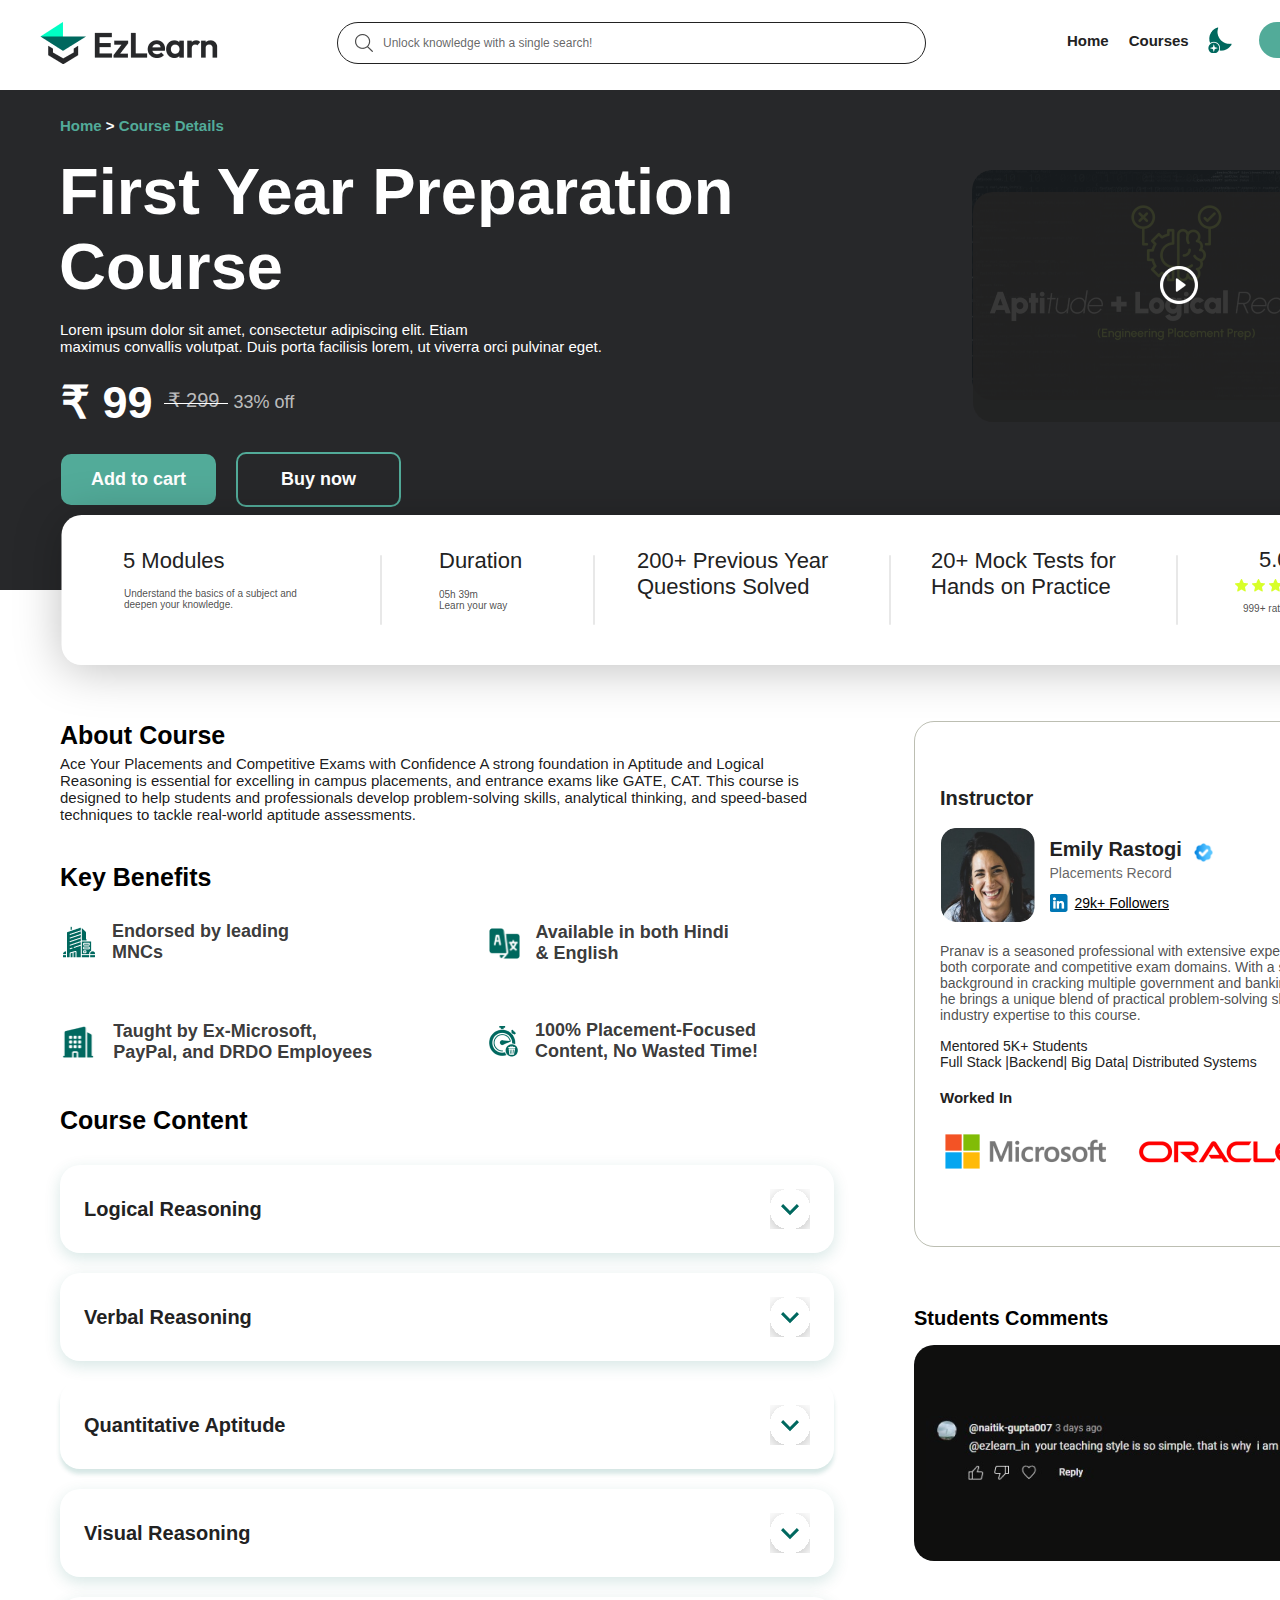
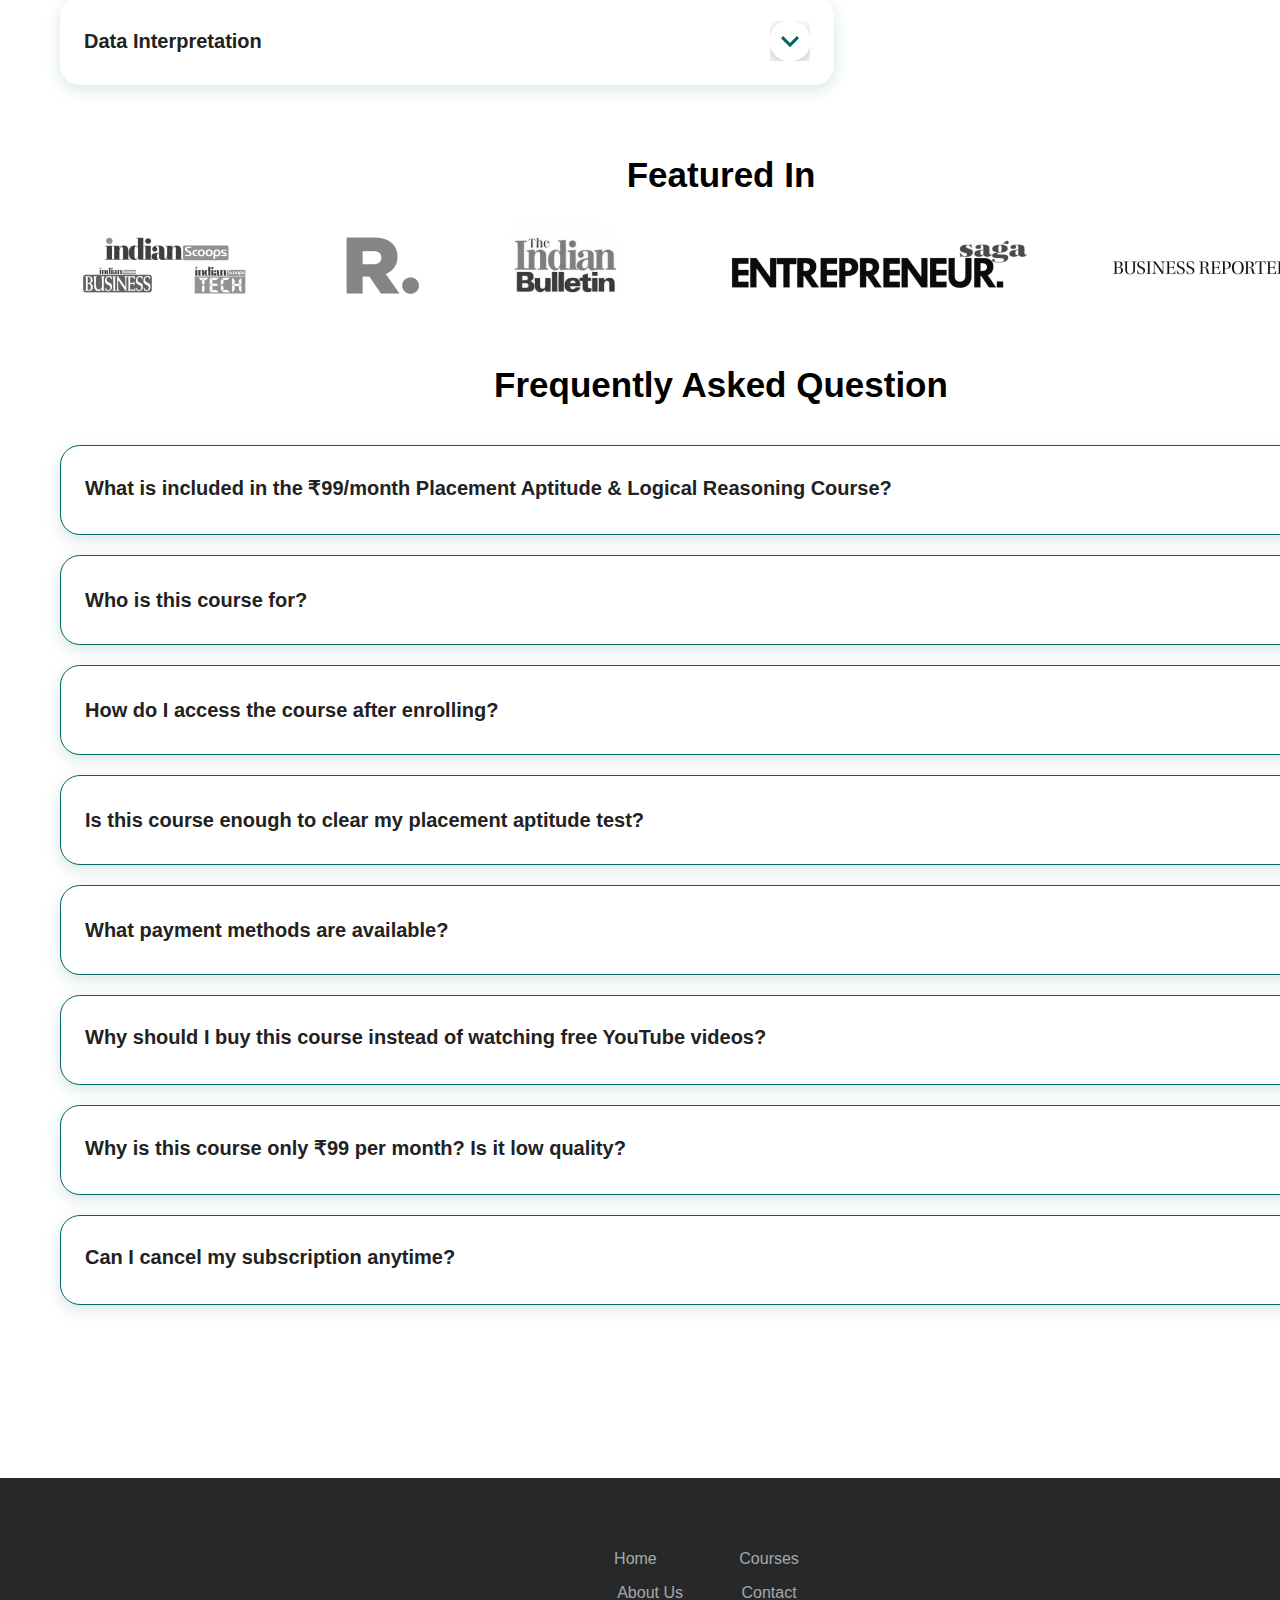
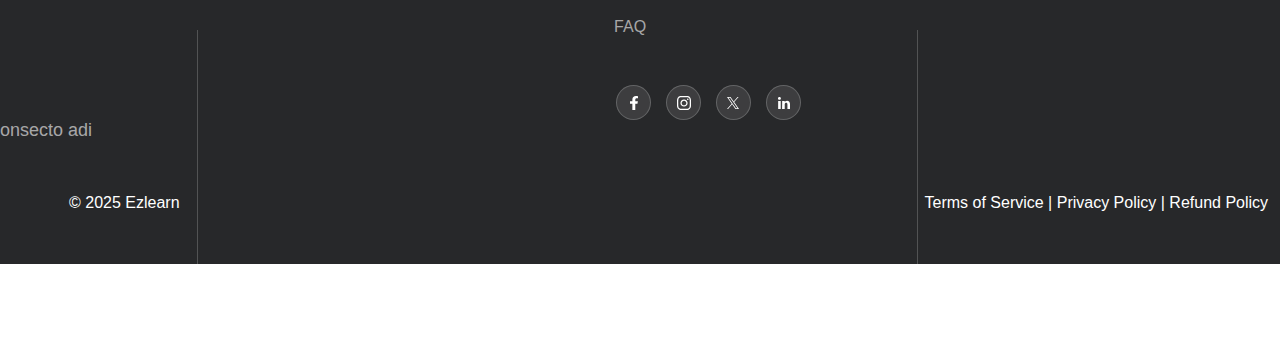
<file: Figmers/Course Page/index.html>
<!DOCTYPE html>
<html lang="en">
<head>
  <meta charset="UTF-8">
  <meta http-equiv="X-UA-Compatible" content="IE=edge">
  <meta name="viewport" content="width=device-width, initial-scale=1.0">
  <link rel="stylesheet" href="./vars.css">
  <link rel="stylesheet" href="./style.css">
  
  
  <style>
   a,
   button,
   input,
   select,
   h1,
   h2,
   h3,
   h4,
   h5,
   * {
       box-sizing: border-box;
       margin: 0;
       padding: 0;
       border: none;
       text-decoration: none;
       background: none;
   
       -webkit-font-smoothing: antialiased;
   }
   
   menu, ol, ul {
       list-style-type: none;
       margin: 0;
       padding: 0;
   }
   </style>
  <title>Document</title>
</head>
<body>
  <div class="courses-light-theme">
    <img class="div" src="div0.svg" />
    <img class="image-frame" src="image-frame0.svg" />
    <div class="frame-41"></div>
    <div class="frame-1272638154">
      <div class="frame-1272638185">
        <div class="frame-1272638153">
          <div class="frame-1272638151">
            <div class="frame-1272638149">
              <div class="frame-1272638150">
                <img class="logo-light-png-1" src="logo-light-png-10.png" />
                <div class="frame-1272638148">
                  <div class="group-4">
                    <div class="frame-1272638140">
                      <div class="frame-1272638139">
                        <img
                          class="search-interface-symbol-1"
                          src="search-interface-symbol-10.png"
                        />
                        <div class="unlock-knowledge-with-a-single-search">
                          Unlock knowledge with a single search!
                        </div>
                      </div>
                    </div>
                  </div>
                  <div class="frame-1272638147">
                    <div class="frame-3">
                      <div class="home">Home</div>
                      <div class="courses">Courses</div>
                    </div>
                    <div class="frame-1272638146">
                      <img class="dark-mode-1" src="dark-mode-10.png" />
                      <div class="frame-32">
                        <div class="sign-up">Sign Up</div>
                      </div>
                    </div>
                  </div>
                </div>
              </div>
            </div>
            <div class="group-25">
              <div class="frame-1272638137">
                <div class="group-24">
                  <img
                    class="c-32-e-8-c-4-e-f-32-c-4-aa-7-9-ea-8-f-7838-b-43-b-30-f-1"
                    src="c-32-e-8-c-4-e-f-32-c-4-aa-7-9-ea-8-f-7838-b-43-b-30-f-10.png"
                  />
                  <div class="frame-1272638136">
                    <div class="frame-1272638135">
                      <div class="frame-1272638130">
                        <div class="frame-1272638129">
                          <div class="frame-1272638127">
                            <div class="home-course-details">
                              <span>
                                <span class="home-course-details-span">Home</span>
                                <span class="home-course-details-span2">
                                  &gt;
                                </span>
                                <span class="home-course-details-span3">
                                  Course Details
                                </span>
                              </span>
                            </div>
                          </div>
                          <div class="frame-1272638128">
                            <div class="first-year-preparation-course">
                              First Year Preparation Course
                            </div>
                          </div>
                        </div>
                        <div class="frame-1272638131">
                          <div
                            class="lorem-ipsum-dolor-sit-amet-consectetur-adipiscing-elit-etiam-maximus-convallis-volutpat-duis-porta-facilisis-lorem-ut-viverra-orci-pulvinar-eget"
                          >
                            Lorem ipsum dolor sit amet, consectetur adipiscing
                            elit. Etiam
                            <br />
                            maximus convallis volutpat. Duis porta facilisis
                            lorem, ut viverra orci pulvinar eget.
                          </div>
                        </div>
                      </div>
                      <div class="frame-1272638134">
                        <div class="frame-1272638133">
                          <div class="_99">₹ 99</div>
                          <div class="frame-1272638132">
                            <div class="group-23">
                              <div class="_299">₹ 299</div>
                              <div class="rectangle-28"></div>
                            </div>
                            <div class="_33-off">33% off</div>
                          </div>
                        </div>
                        <div class="frame-1272638126">
                          <div class="frame-4">
                            <div class="add-to-cart">Add to cart</div>
                          </div>
                          <div class="frame-5">
                            <div class="buy-now">Buy now</div>
                          </div>
                        </div>
                      </div>
                    </div>
                    <div class="rectangle-35"></div>
                  </div>
                  <img class="play-button-2" src="play-button-20.png" />
                </div>
              </div>
              <div class="frame-1272638138">
                <div class="frame-1272638125">
                  <div class="group-5">
                    <div class="rectangle-7"></div>
                  </div>
                  <div class="qualities">
                    <div class="modules">
                      <div class="_5-modules">5 Modules</div>
                      <div
                        class="understand-the-basics-of-a-subject-and-deepen-your-knowledge"
                      >
                        Understand the basics of a subject and
                        <br />
                        deepen your knowledge.
                      </div>
                    </div>
                    <div class="duration">
                      <div class="duration2">Duration</div>
                      <div class="_05-h-39-m-learn-your-way">
                        05h 39m
                        <br />
                        Learn your way
                      </div>
                    </div>
                    <div class="mnc-approved">
                      <div class="_200-previous-year-questions-solved">
                        200+ Previous Year
                        <br />
                        Questions Solved
                      </div>
                    </div>
                    <div class="twouages-lang">
                      <div class="_20-mock-tests-for-hands-on-practice">
                        20+ Mock Tests for
                        <br />
                        Hands on Practice
                      </div>
                    </div>
                    <div class="ratings">
                      <div class="_5-0">5.0</div>
                      <div class="_999-ratings">999+ ratings</div>
                      <div class="stars">
                        <img class="star-1" src="star-10.png" />
                        <img class="star-2" src="star-20.png" />
                        <img class="star-3" src="star-30.png" />
                        <img class="star-4" src="star-40.png" />
                        <img class="star-5" src="star-50.png" />
                      </div>
                    </div>
                    <div class="rectangle-29"></div>
                    <div class="rectangle-30"></div>
                    <div class="rectangle-31"></div>
                    <div class="rectangle-32"></div>
                  </div>
                </div>
                <div class="frame-1272638124">
                  <div class="frame-1272638123">
                    <div class="frame-30">
                      <div class="frame-23">
                        <div class="about-course">About Course</div>
                        <div
                          class="[base64]"
                        >
                          Ace Your Placements and Competitive Exams with
                          Confidence A strong foundation in Aptitude and Logical
                          Reasoning is essential for excelling in campus
                          placements, and entrance exams like GATE, CAT. This
                          course is designed to help students and professionals
                          develop problem-solving skills, analytical thinking, and
                          speed-based techniques to tackle real-world aptitude
                          assessments.
                        </div>
                      </div>
                      <div class="frame-29">
                        <div class="key-benefits">Key Benefits</div>
                        <div class="group-17">
                          <div class="frame-26">
                            <img class="building-1" src="building-10.png" />
                            <div
                              class="taught-by-ex-microsoft-pay-pal-and-drdo-employees"
                            >
                              Taught by Ex-Microsoft,
                              <br />
                              PayPal, and DRDO Employees
                            </div>
                          </div>
                          <div class="frame-27">
                            <img
                              class="wast-of-time-1"
                              src="wast-of-time-10.png"
                            />
                            <div
                              class="_100-placement-focused-content-no-wasted-time"
                            >
                              100% Placement-Focused
                              <br />
                              Content, No Wasted Time!
                            </div>
                          </div>
                          <div class="frame-24">
                            <img class="language-1" src="language-10.png" />
                            <div class="available-in-both-hindi-english">
                              Available in both Hindi
                              <br />
                              &amp; English
                            </div>
                          </div>
                          <div class="frame-25">
                            <img
                              class="office-building-1-1"
                              src="office-building-1-10.png"
                            />
                            <div class="endorsed-by-leading-mn-cs">
                              Endorsed by leading
                              <br />
                              MNCs
                            </div>
                          </div>
                        </div>
                      </div>
                      <div class="frame-28">
                        <div class="course-content">Course Content</div>
                        <div class="frame-20">
                          <div class="frame-13">
                            <div class="frame-7">
                              <div class="logical-reasoning">
                                Logical Reasoning
                              </div>
                              <img class="group-7" src="group-70.svg" />
                            </div>
                          </div>
                          <div class="frame-11">
                            <div class="frame-7">
                              <div class="verbal-reasoning">Verbal Reasoning</div>
                              <img class="group-72" src="group-71.svg" />
                            </div>
                          </div>
                          <div class="frame-12">
                            <div class="frame-7">
                              <div class="quantitative-aptitude">
                                Quantitative Aptitude
                              </div>
                              <img class="group-73" src="group-72.svg" />
                            </div>
                          </div>
                          <div class="frame-14">
                            <div class="frame-7">
                              <div class="visual-reasoning">Visual Reasoning</div>
                              <img class="group-74" src="group-73.svg" />
                            </div>
                          </div>
                          <div class="frame-15">
                            <div class="frame-7">
                              <div class="data-interpretation">
                                Data Interpretation
                              </div>
                              <img class="group-75" src="group-74.svg" />
                            </div>
                          </div>
                        </div>
                      </div>
                    </div>
                    <div class="frame-1272638122">
                      <div class="frame-1272638121">
                        <div class="frame-1272638120">
                          <div class="frame-1272638116">
                            <div class="instructor">Instructor</div>
                            <div class="frame-1272638115">
                              <img
                                class="_3-d-23416-a-222-b-4-ca-7-bba-4-c-1-ad-5426-fa-5-a-1"
                                src="_3-d-23416-a-222-b-4-ca-7-bba-4-c-1-ad-5426-fa-5-a-10.png"
                              />
                              <div class="frame-1272638114">
                                <div class="group-6">
                                  <div class="emily-rastogi">Emily Rastogi</div>
                                  <div class="placements-record">
                                    Placements Record
                                  </div>
                                  <img class="verified-1" src="verified-10.png" />
                                </div>
                                <div class="frame-1272638113">
                                  <img
                                    class="linkedin-1-1"
                                    src="linkedin-1-10.png"
                                  />
                                  <div class="_29-k-followers">
                                    29k+ Followers
                                  </div>
                                </div>
                              </div>
                            </div>
                          </div>
                          <div class="frame-1272638119">
                            <div class="frame-1272638117">
                              <div
                                class="[base64]"
                              >
                                Pranav is a seasoned professional with extensive
                                experience in both corporate and competitive exam
                                domains. With a strong background in cracking
                                multiple government and banking exams, he brings a
                                unique blend of practical problem-solving skills
                                and industry expertise to this course.
                              </div>
                              <div
                                class="mentored-5-k-students-full-stack-backend-big-data-distributed-systems"
                              >
                                <ul
                                  class="mentored-5-k-students-full-stack-backend-big-data-distributed-systems-span"
                                >
                                  <li>Mentored 5K+ Students</li>
                                  <li>
                                    Full Stack |Backend| Big Data| Distributed
                                    Systems 
                                  </li>
                                </ul>
                              </div>
                            </div>
                            <div class="frame-1272638118">
                              <div class="worked-in">Worked In</div>
                              <div class="component-4">
                                <img
                                  class="_3-a-5454-d-32-fdca-408-d-3-c-24-c-45-a-844-c-0-bb-1"
                                  src="_3-a-5454-d-32-fdca-408-d-3-c-24-c-45-a-844-c-0-bb-10.png"
                                />
                                <img
                                  class="favpng-oracle-corporation-cloud-computing-oracle-cloud-oracle-exadata-netsuite-1"
                                  src="favpng-oracle-corporation-cloud-computing-oracle-cloud-oracle-exadata-netsuite-10.png"
                                />
                                <img
                                  class="pay-pal-logo-wine-1"
                                  src="pay-pal-logo-wine-10.png"
                                />
                                <img
                                  class="drdo-logo-26087-dc-7-ca-seeklogo-com-1"
                                  src="drdo-logo-26087-dc-7-ca-seeklogo-com-10.png"
                                />
                                <img
                                  class="_3-a-5454-d-32-fdca-408-d-3-c-24-c-45-a-844-c-0-bb-2"
                                  src="_3-a-5454-d-32-fdca-408-d-3-c-24-c-45-a-844-c-0-bb-20.png"
                                />
                                <img
                                  class="favpng-oracle-corporation-cloud-computing-oracle-cloud-oracle-exadata-netsuite-2"
                                  src="favpng-oracle-corporation-cloud-computing-oracle-cloud-oracle-exadata-netsuite-20.png"
                                />
                                <img
                                  class="pay-pal-logo-wine-2"
                                  src="pay-pal-logo-wine-20.png"
                                />
                                <img
                                  class="drdo-logo-26087-dc-7-ca-seeklogo-com-2"
                                  src="drdo-logo-26087-dc-7-ca-seeklogo-com-20.png"
                                />
                              </div>
                            </div>
                          </div>
                        </div>
                      </div>
                      <div class="frame-1272638112">
                        <div class="students-comments">Students Comments</div>
                        <div class="component-8">
                          <div class="rectangle-43"></div>
                          <div class="rectangle-40"></div>
                          <img
                            class="img-20250310-wa-0008-1"
                            src="img-20250310-wa-0008-10.png"
                          />
                          <div class="rectangle-41"></div>
                          <img
                            class="img-20250310-wa-0007-1"
                            src="img-20250310-wa-0007-10.png"
                          />
                          <div class="rectangle-42"></div>
                          <img
                            class="img-20250310-wa-0006-1"
                            src="img-20250310-wa-0006-10.png"
                          />
                          <div class="rectangle-39"></div>
                          <img
                            class="img-20250310-wa-0005-1"
                            src="img-20250310-wa-0005-10.png"
                          />
                          <div class="rectangle-38"></div>
                          <img
                            class="img-20250310-wa-0009-1"
                            src="img-20250310-wa-0009-10.png"
                          />
                        </div>
                      </div>
                    </div>
                  </div>
                  <div class="frame-40">
                    <div class="frame-31">
                      <div class="featured-in">Featured In</div>
                      <div class="component-6">
                        <img class="_5" src="_50.png" />
                        <img class="_6" src="_60.png" />
                        <img class="_7" src="_70.png" />
                        <img
                          class="untitled-500-x-200-px-2"
                          src="untitled-500-x-200-px-20.png"
                        />
                        <img class="_1" src="_10.png" />
                        <img class="_2" src="_20.png" />
                        <img class="_3" src="_30.png" />
                        <img class="_8" src="_80.png" />
                        <img class="_9" src="_90.png" />
                        <img class="_10" src="_100.png" />
                        <img
                          class="untitled-500-x-200-px-22"
                          src="untitled-500-x-200-px-21.png"
                        />
                        <img class="_11" src="_110.png" />
                        <img class="_12" src="_120.png" />
                      </div>
                    </div>
                    <div class="frame-39">
                      <div class="frequently-asked-question">
                        Frequently Asked Question
                      </div>
                      <div class="frame-38">
                        <div class="frame-302">
                          <div class="frame-7">
                            <div
                              class="what-is-included-in-the-99-month-placement-aptitude-logical-reasoning-course"
                            >
                              What is included in the ₹99/month Placement Aptitude
                              &amp; Logical Reasoning Course?
                              <br />
                            </div>
                            <img class="group-76" src="group-75.svg" />
                          </div>
                        </div>
                        <div class="frame-312">
                          <div class="frame-7">
                            <div class="who-is-this-course-for">
                              Who is this course for?
                            </div>
                            <img class="group-77" src="group-76.svg" />
                          </div>
                        </div>
                        <div class="frame-322">
                          <div class="frame-7">
                            <div
                              class="how-do-i-access-the-course-after-enrolling"
                            >
                              How do I access the course after enrolling?
                            </div>
                            <img class="group-78" src="group-77.svg" />
                          </div>
                        </div>
                        <div class="frame-33">
                          <div class="frame-7">
                            <div
                              class="is-this-course-enough-to-clear-my-placement-aptitude-test"
                            >
                              Is this course enough to clear my placement aptitude
                              test?
                            </div>
                            <img class="group-79" src="group-78.svg" />
                          </div>
                        </div>
                        <div class="frame-34">
                          <div class="frame-7">
                            <div class="what-payment-methods-are-available">
                              What payment methods are available?
                            </div>
                            <img class="group-710" src="group-79.svg" />
                          </div>
                        </div>
                        <div class="frame-35">
                          <div class="frame-7">
                            <div
                              class="why-should-i-buy-this-course-instead-of-watching-free-you-tube-videos"
                            >
                              Why should I buy this course instead of watching
                              free YouTube videos?
                            </div>
                            <img class="group-711" src="group-710.svg" />
                          </div>
                        </div>
                        <div class="frame-36">
                          <div class="frame-7">
                            <div
                              class="why-is-this-course-only-99-per-month-is-it-low-quality"
                            >
                              Why is this course only ₹99 per month? Is it low
                              quality?
                            </div>
                            <img class="group-712" src="group-711.svg" />
                          </div>
                        </div>
                        <div class="frame-37">
                          <div class="frame-7">
                            <div class="can-i-cancel-my-subscription-anytime">
                              Can I cancel my subscription anytime?
                            </div>
                            <img class="group-713" src="group-712.svg" />
                          </div>
                        </div>
                      </div>
                    </div>
                  </div>
                </div>
              </div>
            </div>
          </div>
        </div>
        <div class="footer">
          <div class="frame-1272638141">
            <div class="frame-1272638145">
              <div class="frame-1272638111">
                <div class="logo-and-description-container">
                  <img class="logo-light" src="logo-light0.svg" />
                  <div class="frame-1272638110">
                    <div class="frame-1272638067">
                      <div class="contacts">Contacts</div>
                      <div class="_1-905-675-6521">+1 (905) 675 6521</div>
                    </div>
                    <div class="frame-1272638066">
                      <div class="address">address</div>
                      <div class="lorem-ipsum-dolor-amet-consecto-adi">
                        Lorem ipsum dolor amet consecto adi
                      </div>
                    </div>
                  </div>
                </div>
                <div class="line-436"></div>
                <div class="links-container">
                  <div class="links-row">
                    <div class="links-column">
                      <div class="footer-link-container">
                        <div class="footer-link">Home</div>
                      </div>
                      <div class="footer-link-container2">
                        <div class="footer-link">About Us</div>
                      </div>
                      <div class="footer-link-container">
                        <div class="footer-link">FAQ</div>
                      </div>
                    </div>
                    <div class="links-column2">
                      <div class="footer-link-container2">
                        <div class="footer-link">Courses</div>
                      </div>
                      <div class="footer-link-container2">
                        <div class="footer-link">Contact</div>
                      </div>
                    </div>
                  </div>
                  <div class="social-media-container">
                    <div class="facebook-icon">
                      <img class="facebook-icon2" src="facebook-icon1.svg" />
                    </div>
                    <div class="instagram-icon">
                      <img class="instagram-icon2" src="instagram-icon1.svg" />
                    </div>
                    <div class="twitter-icon">
                      <div class="twitter-icon2">
                        <img
                          class="twitter-icon-vector"
                          src="twitter-icon-vector0.svg"
                        />
                      </div>
                    </div>
                    <div class="linkedin-icon">
                      <img class="linkedin-icon2" src="linkedin-icon1.svg" />
                    </div>
                  </div>
                </div>
                <div class="line-437"></div>
                <div class="subscribe-container">
                  <div class="subscribe-title">Subscribe and never miss out</div>
                  <div class="email-input-container">
                    <div class="email-placeholder">Your Email</div>
                    <div class="signup-button-container">
                      <div class="signup-button-text">Sing up</div>
                    </div>
                  </div>
                </div>
              </div>
              <div class="frame-1272638144">
                <div class="frame-1272638143">
                  <div class="_2025-ezlearn">© 2025 Ezlearn</div>
                  <div class="frame-1272638142">
                    <div class="terms-of-service-privacy-policy-refund-policy">
                      Terms of Service | Privacy Policy | Refund Policy
                    </div>
                  </div>
                </div>
              </div>
            </div>
          </div>
        </div>
      </div>
      <div class="group-27">
        <div class="group-26">
          <div class="frame-1272638152">
            <div class="frame-262"></div>
          </div>
        </div>
      </div>
    </div>
  </div>
  
</body>
</html>
</file>
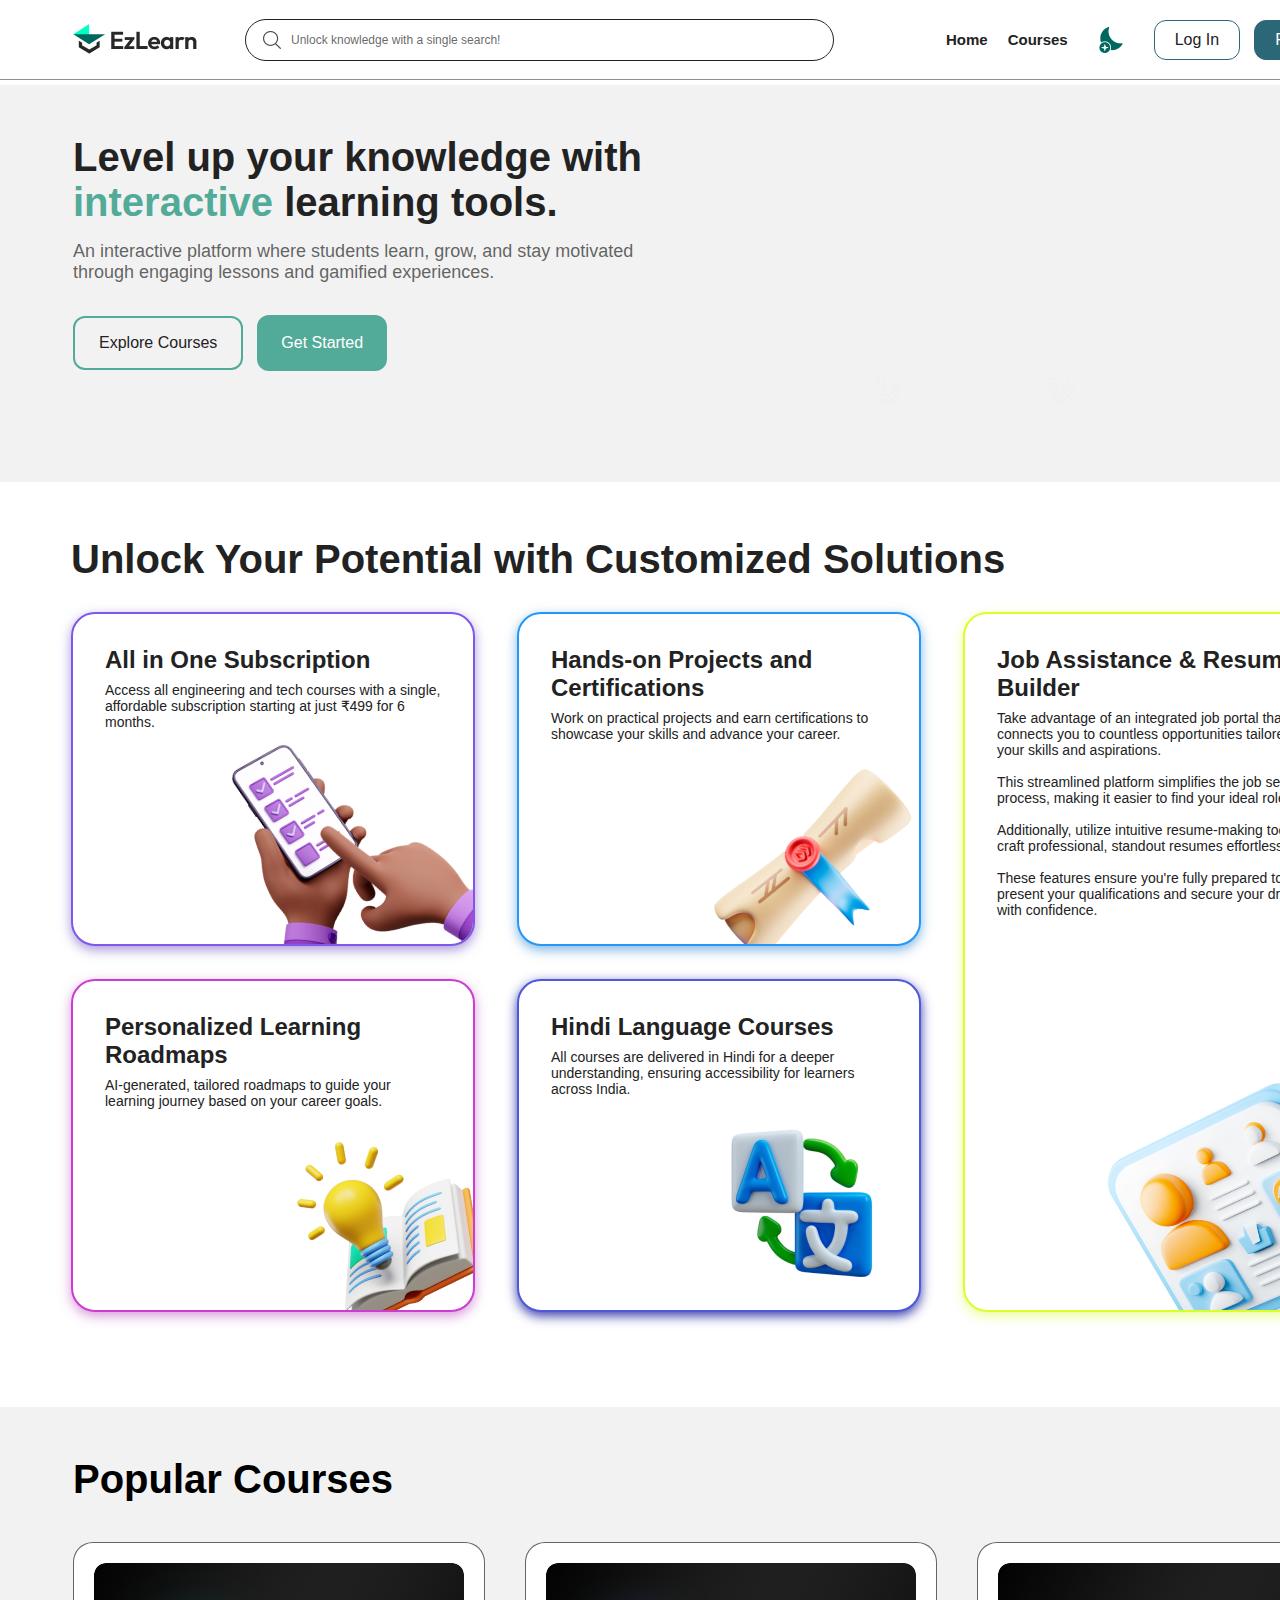
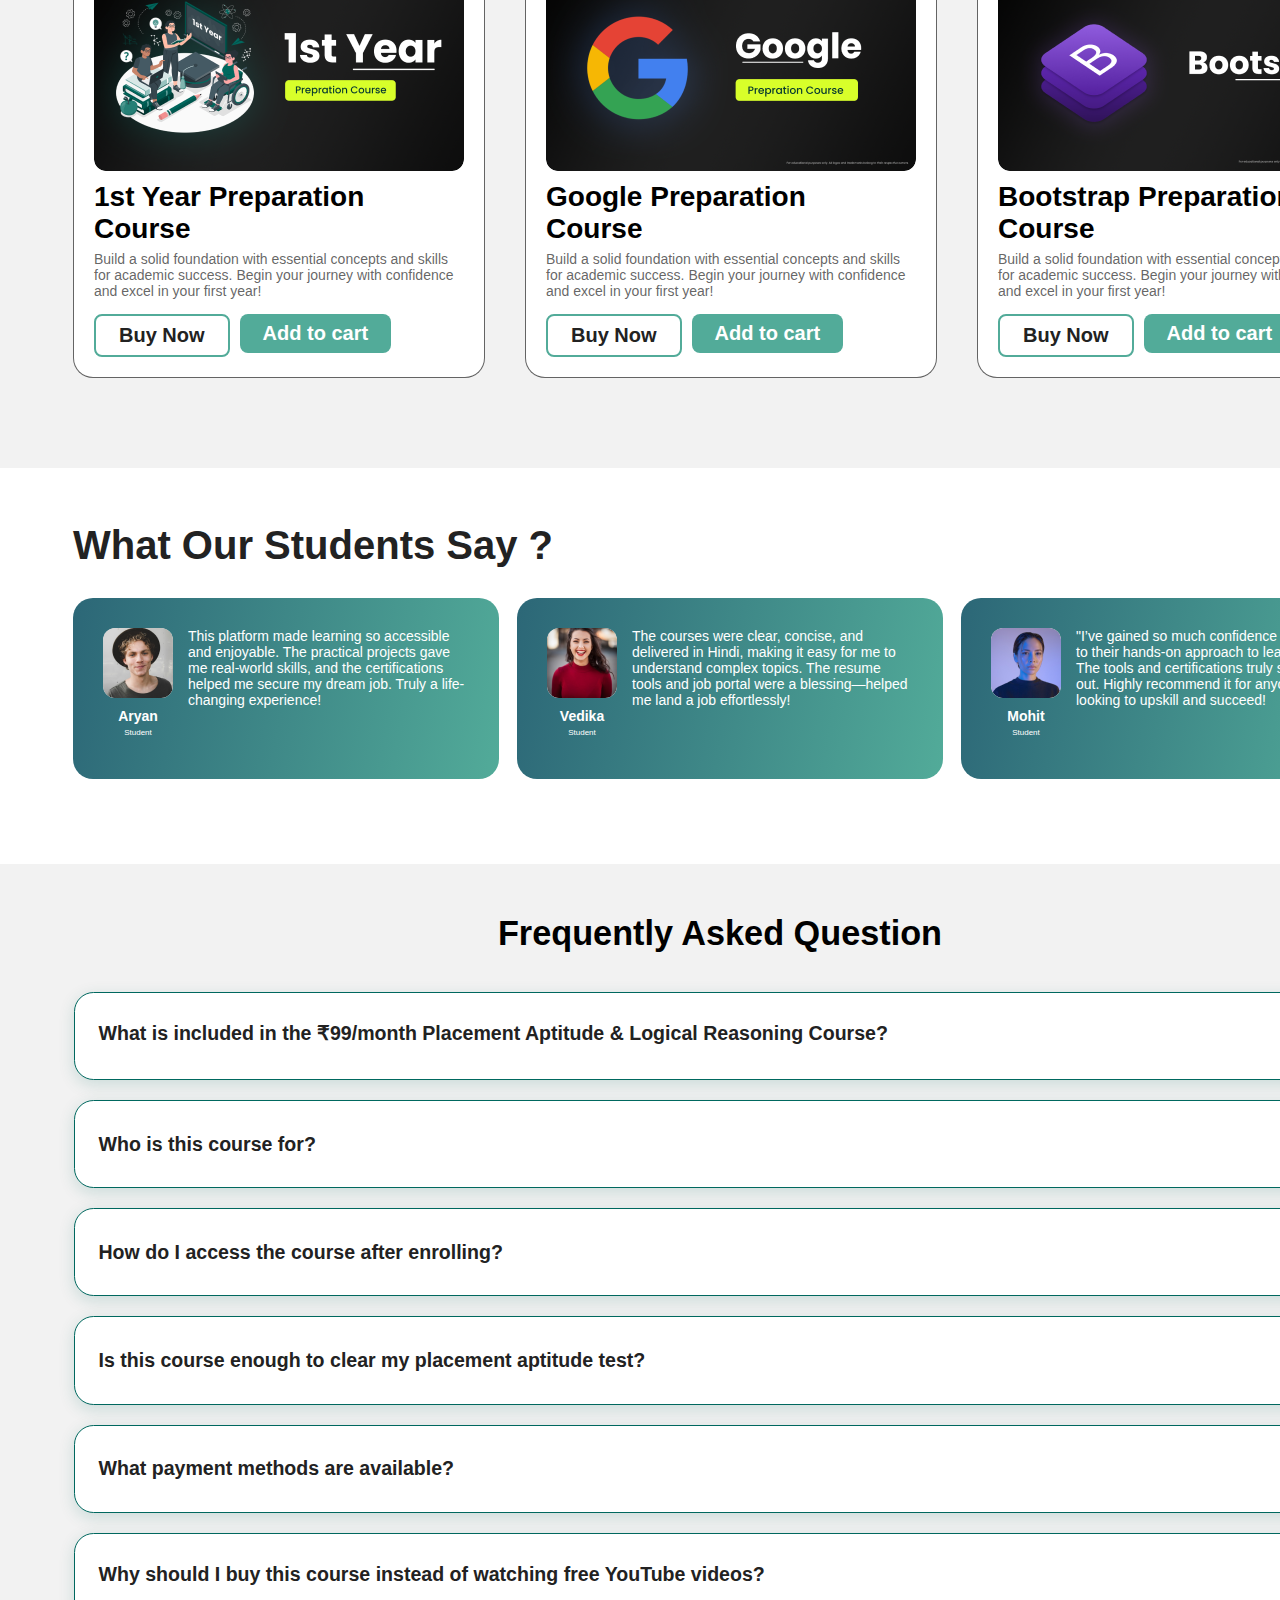
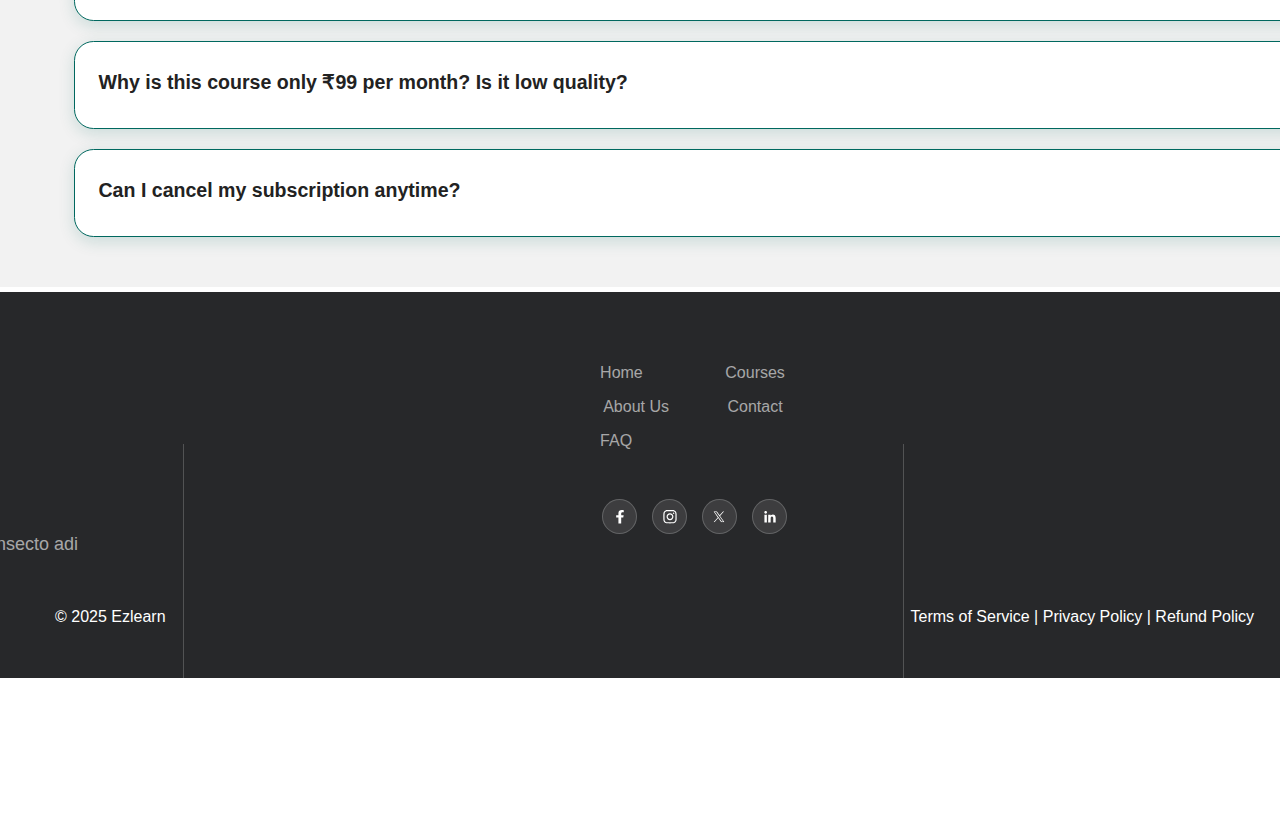
<file: Figmers/Home Page/index.html>
<!DOCTYPE html>
<html lang="en">
<head>
  <meta charset="UTF-8">
  <meta http-equiv="X-UA-Compatible" content="IE=edge">
  <meta name="viewport" content="width=device-width, initial-scale=1.0">
  <link rel="stylesheet" href="./vars.css">
  <link rel="stylesheet" href="./style.css">
  
  
  <style>
   a,
   button,
   input,
   select,
   h1,
   h2,
   h3,
   h4,
   h5,
   * {
       box-sizing: border-box;
       margin: 0;
       padding: 0;
       border: none;
       text-decoration: none;
       background: none;
   
       -webkit-font-smoothing: antialiased;
   }
   
   menu, ol, ul {
       list-style-type: none;
       margin: 0;
       padding: 0;
   }
   </style>
  <title>Document</title>
</head>
<body>
  <div class="home-page">
    <div class="final">
      <div class="header">
        <div class="frame-1272638142">
          <img class="logo-light-png-1" src="logo-light-png-10.png" />
          <div class="group-4">
            <div class="frame-1272638140">
              <div class="frame-1272638139">
                <img
                  class="search-interface-symbol-1"
                  src="search-interface-symbol-10.png"
                />
                <div class="unlock-knowledge-with-a-single-search">
                  Unlock knowledge with a single search!
                </div>
              </div>
            </div>
          </div>
        </div>
        <div class="frame-1272638141">
          <div class="frame-3">
            <div class="home">Home</div>
            <div class="courses">Courses</div>
          </div>
          <img class="dark-mode-1" src="dark-mode-10.png" />
          <div class="frame-4">
            <div class="frame-2">
              <div class="log-in">Log In</div>
            </div>
            <div class="frame-32">
              <div class="register">Register</div>
            </div>
          </div>
        </div>
      </div>
      <div class="hero-section">
        <div class="left">
          <div class="frame-1272638175">
            <div class="level-up-your-knowledge-with-interactive-learning-tools">
              <span>
                <span
                  class="level-up-your-knowledge-with-interactive-learning-tools-span"
                >
                  Level up your knowledge with
                  <br />
                </span>
                <span
                  class="level-up-your-knowledge-with-interactive-learning-tools-span2"
                >
                  interactive
                </span>
                <span
                  class="level-up-your-knowledge-with-interactive-learning-tools-span3"
                >
                  learning tools.
                </span>
              </span>
            </div>
            <div
              class="an-interactive-platform-where-students-learn-grow-and-stay-motivated-through-engaging-lessons-and-gamified-experiences"
            >
              An interactive platform where students learn, grow, and stay
              motivated through engaging lessons and gamified experiences.
            </div>
          </div>
          <div class="frame-4">
            <div class="frame-22">
              <div class="explore-courses">Explore Courses</div>
            </div>
            <div class="frame-33">
              <div class="get-started">Get Started</div>
            </div>
          </div>
        </div>
        <img class="education-1" src="education-10.png" />
      </div>
      <div class="tools-section">
        <div class="unlock-your-potential-with-customized-solutions">
          Unlock Your Potential with Customized Solutions
        </div>
        <div class="frame-1272638174">
          <div class="card-1">
            <div class="top-card">
              <div class="text">
                <div class="all-in-one-subscription">All in One Subscription</div>
                <div
                  class="access-all-engineering-and-tech-courses-with-a-single-affordable-subscription-starting-at-just-499-for-6-months"
                >
                  Access all engineering and tech courses with a single,
                  affordable subscription starting at just ₹499 for 6 months.
                </div>
              </div>
              <img class="_17739-1" src="_17739-10.png" />
            </div>
            <div class="bottom-card">
              <div class="text">
                <div class="personalized-learning-roadmaps">
                  Personalized Learning Roadmaps
                </div>
                <div
                  class="ai-generated-tailored-roadmaps-to-guide-your-learning-journey-based-on-your-career-goals"
                >
                  AI-generated, tailored roadmaps to guide your learning journey
                  based on your career goals.
                </div>
              </div>
              <img class="_17739-12" src="_17739-11.png" />
            </div>
          </div>
          <div class="card-4">
            <div class="top-card2">
              <div class="text">
                <div class="hands-on-projects-and-certifications">
                  Hands-on Projects and Certifications
                </div>
                <div
                  class="work-on-practical-projects-and-earn-certifications-to-showcase-your-skills-and-advance-your-career"
                >
                  Work on practical projects and earn certifications to showcase
                  your skills and advance your career.
                </div>
              </div>
              <img class="_17739-13" src="_17739-12.png" />
            </div>
            <div class="bottom-card2">
              <div class="text">
                <div class="hindi-language-courses">Hindi Language Courses</div>
                <div
                  class="all-courses-are-delivered-in-hindi-for-a-deeper-understanding-ensuring-accessibility-for-learners-across-india"
                >
                  All courses are delivered in Hindi for a deeper understanding,
                  ensuring accessibility for learners across India.
                </div>
              </div>
              <img class="_17739-14" src="_17739-13.png" />
            </div>
          </div>
          <div class="card-5">
            <div class="bottom-card3">
              <div class="text">
                <div class="hindi-language-courses">
                  Job Assistance &amp; Resume Builder
                </div>
                <div
                  class="[base64]"
                >
                  Take advantage of an integrated job portal that connects you to
                  countless opportunities tailored to your skills and aspirations.
                  <br />
                  <br />
                  This streamlined platform simplifies the job search process,
                  making it easier to find your ideal role.
                  <br />
                  <br />
                  Additionally, utilize intuitive resume-making tools to craft
                  professional, standout resumes effortlessly.
                  <br />
                  <br />
                  These features ensure you&#039;re fully prepared to present your
                  qualifications and secure your dream job with confidence.
                </div>
              </div>
              <img class="_17739-15" src="_17739-14.png" />
            </div>
          </div>
        </div>
      </div>
      <div class="courses2">
        <div class="popular-courses">Popular Courses</div>
        <div class="frame-1272638184">
          <div class="corse-card-2">
            <img
              class="_1st-year-prepration-course-1"
              src="_1st-year-prepration-course-10.png"
            />
            <div class="frame-1272638179">
              <div class="_1st-year-preparation-course">
                1st Year Preparation
                <br />
                Course
              </div>
              <div class="frame-1272638183">
                <div
                  class="build-a-solid-foundation-with-essential-concepts-and-skills-for-academic-success-begin-your-journey-with-confidence-and-excel-in-your-first-year"
                >
                  Build a solid foundation with essential concepts and skills for
                  academic success. Begin your journey with confidence and excel
                  in your first year!
                </div>
                <div class="frame-1272638182">
                  <div class="frame-1272638181">
                    <div class="buy-now">Buy Now</div>
                  </div>
                  <div class="frame-1272638180">
                    <div class="add-to-cart">Add to cart</div>
                  </div>
                </div>
              </div>
            </div>
          </div>
          <div class="corse-card-1">
            <img
              class="_1st-year-prepration-course-1"
              src="_1st-year-prepration-course-11.png"
            />
            <div class="frame-1272638179">
              <div class="google-preparation-course">
                Google Preparation
                <br />
                Course
              </div>
              <div class="frame-1272638183">
                <div
                  class="build-a-solid-foundation-with-essential-concepts-and-skills-for-academic-success-begin-your-journey-with-confidence-and-excel-in-your-first-year"
                >
                  Build a solid foundation with essential concepts and skills for
                  academic success. Begin your journey with confidence and excel
                  in your first year!
                </div>
                <div class="frame-1272638182">
                  <div class="frame-1272638181">
                    <div class="buy-now">Buy Now</div>
                  </div>
                  <div class="frame-1272638180">
                    <div class="add-to-cart">Add to cart</div>
                  </div>
                </div>
              </div>
            </div>
          </div>
          <div class="corse-card-3">
            <img
              class="_1st-year-prepration-course-1"
              src="_1st-year-prepration-course-12.png"
            />
            <div class="frame-1272638179">
              <div class="bootstrap-preparation-course">
                Bootstrap Preparation
                <br />
                Course
              </div>
              <div class="frame-1272638183">
                <div
                  class="build-a-solid-foundation-with-essential-concepts-and-skills-for-academic-success-begin-your-journey-with-confidence-and-excel-in-your-first-year"
                >
                  Build a solid foundation with essential concepts and skills for
                  academic success. Begin your journey with confidence and excel
                  in your first year!
                </div>
                <div class="frame-1272638182">
                  <div class="frame-1272638181">
                    <div class="buy-now">Buy Now</div>
                  </div>
                  <div class="frame-1272638180">
                    <div class="add-to-cart">Add to cart</div>
                  </div>
                </div>
              </div>
            </div>
          </div>
        </div>
      </div>
      <div class="testimonial-section">
        <div class="what-our-students-say">What Our Students Say ?</div>
        <div class="reviews">
          <div class="card-12">
            <div class="frame-1272638176">
              <img class="rectangle-1" src="rectangle-10.png" />
              <div class="frame-1272638177">
                <div class="aryan">Aryan</div>
                <div class="student">Student</div>
              </div>
            </div>
            <div
              class="this-platform-made-learning-so-accessible-and-enjoyable-the-practical-projects-gave-me-real-world-skills-and-the-certifications-helped-me-secure-my-dream-job-truly-a-life-changing-experience"
            >
              This platform made learning so accessible and enjoyable. The
              practical projects gave me real-world skills, and the certifications
              helped me secure my dream job. Truly a life-changing experience!
            </div>
          </div>
          <div class="card-2">
            <div class="frame-1272638176">
              <img class="rectangle-1" src="rectangle-11.png" />
              <div class="frame-1272638177">
                <div class="vedika">Vedika</div>
                <div class="student">Student</div>
              </div>
            </div>
            <div
              class="the-courses-were-clear-concise-and-delivered-in-hindi-making-it-easy-for-me-to-understand-complex-topics-the-resume-tools-and-job-portal-were-a-blessing-helped-me-land-a-job-effortlessly"
            >
              The courses were clear, concise, and delivered in Hindi, making it
              easy for me to understand complex topics. The resume tools and job
              portal were a blessing—helped me land a job effortlessly!
            </div>
          </div>
          <div class="card-8">
            <div class="frame-1272638176">
              <img class="rectangle-1" src="rectangle-12.png" />
              <div class="frame-1272638177">
                <div class="mohit">Mohit</div>
                <div class="student">Student</div>
              </div>
            </div>
            <div
              class="i-ve-gained-so-much-confidence-thanks-to-their-hands-on-approach-to-learning-the-tools-and-certifications-truly-stand-out-highly-recommend-it-for-anyone-looking-to-upskill-and-succeed"
            >
              &quot;I’ve gained so much confidence thanks to their hands-on
              approach to learning. The tools and certifications truly stand out.
              Highly recommend it for anyone looking to upskill and succeed!
            </div>
          </div>
        </div>
      </div>
      <div class="faq">
        <div class="frequently-asked-question">Frequently Asked Question</div>
        <div class="frame-38">
          <div class="frame-30">
            <div class="frame-7">
              <div
                class="what-is-included-in-the-99-month-placement-aptitude-logical-reasoning-course"
              >
                What is included in the ₹99/month Placement Aptitude &amp; Logical
                Reasoning Course?
                <br />
              </div>
              <img class="group-7" src="group-70.svg" />
            </div>
          </div>
          <div class="frame-31">
            <div class="frame-7">
              <div class="who-is-this-course-for">Who is this course for?</div>
              <img class="group-72" src="group-71.svg" />
            </div>
          </div>
          <div class="frame-322">
            <div class="frame-7">
              <div class="how-do-i-access-the-course-after-enrolling">
                How do I access the course after enrolling?
              </div>
              <img class="group-73" src="group-72.svg" />
            </div>
          </div>
          <div class="frame-332">
            <div class="frame-7">
              <div
                class="is-this-course-enough-to-clear-my-placement-aptitude-test"
              >
                Is this course enough to clear my placement aptitude test?
              </div>
              <img class="group-74" src="group-73.svg" />
            </div>
          </div>
          <div class="frame-34">
            <div class="frame-7">
              <div class="what-payment-methods-are-available">
                What payment methods are available?
              </div>
              <img class="group-75" src="group-74.svg" />
            </div>
          </div>
          <div class="frame-35">
            <div class="frame-7">
              <div
                class="why-should-i-buy-this-course-instead-of-watching-free-you-tube-videos"
              >
                Why should I buy this course instead of watching free YouTube
                videos?
              </div>
              <img class="group-76" src="group-75.svg" />
            </div>
          </div>
          <div class="frame-36">
            <div class="frame-7">
              <div class="why-is-this-course-only-99-per-month-is-it-low-quality">
                Why is this course only ₹99 per month? Is it low quality?
              </div>
              <img class="group-77" src="group-76.svg" />
            </div>
          </div>
          <div class="frame-37">
            <div class="frame-7">
              <div class="can-i-cancel-my-subscription-anytime">
                Can I cancel my subscription anytime?
              </div>
              <img class="group-78" src="group-77.svg" />
            </div>
          </div>
        </div>
      </div>
      <div class="footer">
        <div class="frame-12726381412">
          <div class="frame-1272638145">
            <div class="frame-1272638111">
              <div class="logo-and-description-container">
                <img class="logo-light" src="logo-light0.svg" />
                <div class="frame-1272638110">
                  <div class="frame-1272638067">
                    <div class="contacts">Contacts</div>
                    <div class="_1-905-675-6521">+1 (905) 675 6521</div>
                  </div>
                  <div class="frame-1272638066">
                    <div class="address">address</div>
                    <div class="lorem-ipsum-dolor-amet-consecto-adi">
                      Lorem ipsum dolor amet consecto adi
                    </div>
                  </div>
                </div>
              </div>
              <div class="line-436"></div>
              <div class="links-container">
                <div class="links-row">
                  <div class="links-column">
                    <div class="footer-link-container">
                      <div class="footer-link">Home</div>
                    </div>
                    <div class="footer-link-container2">
                      <div class="footer-link">About Us</div>
                    </div>
                    <div class="footer-link-container">
                      <div class="footer-link">FAQ</div>
                    </div>
                  </div>
                  <div class="links-column2">
                    <div class="footer-link-container2">
                      <div class="footer-link">Courses</div>
                    </div>
                    <div class="footer-link-container2">
                      <div class="footer-link">Contact</div>
                    </div>
                  </div>
                </div>
                <div class="social-media-container">
                  <div class="facebook-icon">
                    <img class="facebook-icon2" src="facebook-icon1.svg" />
                  </div>
                  <div class="instagram-icon">
                    <img class="instagram-icon2" src="instagram-icon1.svg" />
                  </div>
                  <div class="twitter-icon">
                    <div class="twitter-icon2">
                      <img
                        class="twitter-icon-vector"
                        src="twitter-icon-vector0.svg"
                      />
                    </div>
                  </div>
                  <div class="linkedin-icon">
                    <img class="linkedin-icon2" src="linkedin-icon1.svg" />
                  </div>
                </div>
              </div>
              <div class="line-437"></div>
              <div class="subscribe-container">
                <div class="subscribe-title">Subscribe and never miss out</div>
                <div class="email-input-container">
                  <div class="email-placeholder">Your Email</div>
                  <div class="signup-button-container">
                    <div class="signup-button-text">Sing up</div>
                  </div>
                </div>
              </div>
            </div>
            <div class="frame-1272638144">
              <div class="frame-1272638143">
                <div class="_2025-ezlearn">© 2025 Ezlearn</div>
                <div class="frame-12726381422">
                  <div class="terms-of-service-privacy-policy-refund-policy">
                    Terms of Service | Privacy Policy | Refund Policy
                  </div>
                </div>
              </div>
            </div>
          </div>
        </div>
      </div>
    </div>
  </div>
  
</body>
</html>
</file>
<file: Figmers/Course Page/vars.css>
/* Figma Styles of your File */
:root {
  /* Colors */
  /* Fonts */
  /* Effects */
}
</file>
<file: Figmers/Course Page/style.css>
.courses-light-theme,
.courses-light-theme * {
  box-sizing: border-box;
}
.courses-light-theme {
  background: #ffffff;
  height: 3548px;
  position: relative;
  overflow: hidden;
}
.div {
  width: 271.59px;
  height: 314.42px;
  position: absolute;
  left: -142px;
  top: 422.06px;
  transform: translate(142px, -47.9px);
  overflow: visible;
}
.image-frame {
  opacity: 0.13;
  height: auto;
  position: absolute;
  left: 1440.05px;
  top: 300px;
  transform: translate(-467.05px, 0px);
  overflow: visible;
}
.frame-41 {
  width: 1321px;
  height: 2245px;
  position: absolute;
  left: 58px;
  top: 721px;
}
.frame-1272638154 {
  display: flex;
  flex-direction: column;
  gap: 102px;
  align-items: center;
  justify-content: flex-start;
  width: 1529px;
  position: absolute;
  left: -56px;
  top: -10px;
}
.frame-1272638185 {
  display: flex;
  flex-direction: column;
  gap: 102px;
  align-items: center;
  justify-content: flex-start;
  align-self: stretch;
  flex-shrink: 0;
  position: relative;
}
.frame-1272638153 {
  padding: 10px;
  display: flex;
  flex-direction: row;
  gap: 10px;
  align-items: center;
  justify-content: flex-start;
  align-self: stretch;
  flex-shrink: 0;
  position: relative;
}
.frame-1272638151 {
  display: flex;
  flex-direction: column;
  gap: 0px;
  align-items: center;
  justify-content: flex-start;
  flex-shrink: 0;
  width: 1509px;
  position: relative;
}
.frame-1272638149 {
  padding: 22px 18px 22px 29px;
  display: flex;
  flex-direction: column;
  gap: 10px;
  align-items: flex-start;
  justify-content: flex-start;
  flex-shrink: 0;
  width: 1417px;
  height: 90px;
  position: relative;
}
.frame-1272638150 {
  display: flex;
  flex-direction: row;
  gap: 112px;
  align-items: center;
  justify-content: flex-start;
  align-self: stretch;
  flex-shrink: 0;
  position: relative;
}
.logo-light-png-1 {
  flex-shrink: 0;
  width: 196px;
  height: 42px;
  position: relative;
  object-fit: cover;
  aspect-ratio: 196/42;
}
.frame-1272638148 {
  display: flex;
  flex-direction: row;
  gap: 141px;
  align-items: flex-start;
  justify-content: flex-start;
  flex-shrink: 0;
  position: relative;
}
.group-4 {
  flex-shrink: 0;
  width: 589px;
  height: 42px;
  position: static;
}
.frame-1272638140 {
  border-radius: 21px;
  border-style: solid;
  border-color: #222222;
  border-width: 0.6px;
  padding: 10px 17px 10px 17px;
  display: flex;
  flex-direction: column;
  gap: 10px;
  align-items: flex-start;
  justify-content: center;
  width: 589px;
  height: 42px;
  position: absolute;
  left: 0px;
  top: 0px;
}
.frame-1272638139 {
  display: flex;
  flex-direction: row;
  gap: 10px;
  align-items: center;
  justify-content: flex-start;
  flex-shrink: 0;
  position: relative;
}
.search-interface-symbol-1 {
  flex-shrink: 0;
  width: 18px;
  height: 18px;
  position: relative;
  object-fit: cover;
  aspect-ratio: 1;
}
.unlock-knowledge-with-a-single-search {
  color: rgba(34, 34, 34, 0.7);
  text-align: left;
  font-family: "Poppins-Regular", sans-serif;
  font-size: 12px;
  font-weight: 400;
  position: relative;
}
.frame-1272638147 {
  display: flex;
  flex-direction: row;
  gap: 18px;
  align-items: center;
  justify-content: flex-start;
  flex-shrink: 0;
  position: relative;
}
.frame-3 {
  display: flex;
  flex-direction: row;
  gap: 20px;
  align-items: center;
  justify-content: center;
  flex-shrink: 0;
  position: relative;
}
.home {
  color: #222222;
  text-align: left;
  font-family: "Poppins-SemiBold", sans-serif;
  font-size: 15px;
  font-weight: 600;
  position: relative;
}
.courses {
  color: #222222;
  text-align: left;
  font-family: "Poppins-SemiBold", sans-serif;
  font-size: 15px;
  font-weight: 600;
  position: relative;
}
.frame-1272638146 {
  display: flex;
  flex-direction: row;
  gap: 26px;
  align-items: center;
  justify-content: flex-start;
  flex-shrink: 0;
  position: relative;
}
.dark-mode-1 {
  flex-shrink: 0;
  width: 26px;
  height: 26px;
  position: relative;
  object-fit: cover;
  aspect-ratio: 1;
}
.frame-32 {
  background: #52ab99;
  border-radius: 102px;
  padding: 10px 30px 10px 30px;
  display: flex;
  flex-direction: row;
  gap: 10px;
  align-items: center;
  justify-content: center;
  flex-shrink: 0;
  position: relative;
}
.sign-up {
  color: #ffffff;
  text-align: left;
  font-family: "Poppins-SemiBold", sans-serif;
  font-size: 14px;
  font-weight: 600;
  position: relative;
}
.group-25 {
  flex-shrink: 0;
  width: 1509px;
  height: 2876px;
  position: static;
}
.frame-1272638137 {
  background: #27282a;
  padding: 17px 81px 17px 95px;
  display: flex;
  flex-direction: column;
  gap: 10px;
  align-items: flex-start;
  justify-content: flex-start;
  width: 1509px;
  height: 500px;
  position: absolute;
  left: 0px;
  top: 90px;
}
.group-24 {
  flex-shrink: 0;
  width: 1333px;
  height: 363px;
  position: static;
}
.c-32-e-8-c-4-e-f-32-c-4-aa-7-9-ea-8-f-7838-b-43-b-30-f-1 {
  border-radius: 20px;
  width: 408.89px;
  height: 230px;
  position: absolute;
  left: 1018px;
  top: 80px;
  object-fit: cover;
  aspect-ratio: 408.89/230;
}
.frame-1272638136 {
  display: flex;
  flex-direction: row;
  gap: 303px;
  align-items: center;
  justify-content: flex-start;
  position: absolute;
  left: 95px;
  top: 17px;
}
.frame-1272638135 {
  display: flex;
  flex-direction: column;
  gap: 21px;
  align-items: flex-start;
  justify-content: flex-start;
  flex-shrink: 0;
  width: 621px;
  position: relative;
}
.frame-1272638130 {
  display: flex;
  flex-direction: column;
  gap: 7px;
  align-items: flex-start;
  justify-content: flex-start;
  align-self: stretch;
  flex-shrink: 0;
  position: relative;
}
.frame-1272638129 {
  display: flex;
  flex-direction: column;
  gap: 0px;
  align-items: flex-start;
  justify-content: flex-start;
  flex-shrink: 0;
  width: 242px;
  position: relative;
}
.frame-1272638127 {
  padding: 10px 10px 10px 11px;
  display: flex;
  flex-direction: row;
  gap: 10px;
  align-items: center;
  justify-content: center;
  flex-shrink: 0;
  position: relative;
}
.home-course-details {
  text-align: left;
  font-family: "Poppins-SemiBold", sans-serif;
  font-size: 15px;
  font-weight: 600;
  position: relative;
}
.home-course-details-span {
  color: #52ab99;
  font-family: "Poppins-SemiBold", sans-serif;
  font-size: 15px;
  font-weight: 600;
}
.home-course-details-span2 {
  color: #ffffff;
  font-family: "Poppins-SemiBold", sans-serif;
  font-size: 15px;
  font-weight: 600;
}
.home-course-details-span3 {
  color: #52ab99;
  font-family: "Poppins-SemiBold", sans-serif;
  font-size: 15px;
  font-weight: 600;
}
.frame-1272638128 {
  padding: 10px;
  display: flex;
  flex-direction: row;
  gap: 10px;
  align-items: center;
  justify-content: center;
  flex-shrink: 0;
  width: 862px;
  position: relative;
}
.first-year-preparation-course {
  color: #ffffff;
  text-align: left;
  font-family: "Urbanist-Bold", sans-serif;
  font-size: 65px;
  font-weight: 700;
  position: relative;
}
.frame-1272638131 {
  padding: 0px 11px 0px 11px;
  display: flex;
  flex-direction: row;
  gap: 10px;
  align-items: center;
  justify-content: center;
  flex-shrink: 0;
  width: 665px;
  position: relative;
}
.lorem-ipsum-dolor-sit-amet-consectetur-adipiscing-elit-etiam-maximus-convallis-volutpat-duis-porta-facilisis-lorem-ut-viverra-orci-pulvinar-eget {
  color: #ffffff;
  text-align: left;
  font-family: "Poppins-Medium", sans-serif;
  font-size: 15px;
  font-weight: 500;
  position: relative;
  flex: 1;
}
.frame-1272638134 {
  padding: 0px 12px 0px 12px;
  display: flex;
  flex-direction: column;
  gap: 23px;
  align-items: flex-start;
  justify-content: flex-start;
  flex-shrink: 0;
  width: 348px;
  position: relative;
}
.frame-1272638133 {
  display: flex;
  flex-direction: row;
  gap: 11px;
  align-items: center;
  justify-content: flex-start;
  flex-shrink: 0;
  position: relative;
}
._99 {
  color: #ffffff;
  text-align: left;
  font-family: "Poppins-SemiBold", sans-serif;
  font-size: 45px;
  font-weight: 600;
  position: relative;
}
.frame-1272638132 {
  display: flex;
  flex-direction: row;
  gap: 6px;
  align-items: center;
  justify-content: flex-start;
  flex-shrink: 0;
  position: relative;
}
.group-23 {
  flex-shrink: 0;
  width: 64px;
  height: 30px;
  position: static;
}
._299 {
  color: rgba(255, 255, 255, 0.7);
  text-align: left;
  font-family: "Poppins-Light", sans-serif;
  font-size: 20px;
  font-weight: 300;
  position: absolute;
  left: 4px;
  top: 0px;
}
.rectangle-28 {
  background: #ffffff;
  width: 64px;
  height: 1px;
  position: absolute;
  left: 0px;
  top: 15px;
}
._33-off {
  color: rgba(255, 255, 255, 0.7);
  text-align: left;
  font-family: "Poppins-Light", sans-serif;
  font-size: 18px;
  font-weight: 300;
  position: relative;
}
.frame-1272638126 {
  display: flex;
  flex-direction: row;
  gap: 20px;
  align-items: center;
  justify-content: flex-start;
  flex-shrink: 0;
  width: 341px;
  position: relative;
}
.frame-4 {
  background: #52ab99;
  border-radius: 10px;
  padding: 15px 30px 15px 30px;
  display: flex;
  flex-direction: row;
  gap: 10px;
  align-items: center;
  justify-content: center;
  flex-shrink: 0;
  position: relative;
}
.add-to-cart {
  color: #ffffff;
  text-align: left;
  font-family: "Poppins-SemiBold", sans-serif;
  font-size: 18px;
  font-weight: 600;
  position: relative;
}
.frame-5 {
  border-radius: 10px;
  border-style: solid;
  border-color: #52ab99;
  border-width: 2px;
  padding: 15px 43px 15px 43px;
  display: flex;
  flex-direction: row;
  gap: 10px;
  align-items: center;
  justify-content: center;
  flex-shrink: 0;
  position: relative;
}
.buy-now {
  color: #ffffff;
  text-align: left;
  font-family: "Poppins-SemiBold", sans-serif;
  font-size: 18px;
  font-weight: 600;
  position: relative;
}
.rectangle-35 {
  background: rgba(34, 34, 34, 0.9);
  border-radius: 20px;
  flex-shrink: 0;
  width: 409px;
  height: 230px;
  position: relative;
}
.play-button-2 {
  width: 38px;
  height: 38px;
  position: absolute;
  left: 1206px;
  top: 176px;
  object-fit: cover;
  aspect-ratio: 1;
}
.frame-1272638138 {
  display: flex;
  flex-direction: column;
  gap: 56px;
  align-items: center;
  justify-content: flex-start;
  width: 1322px;
  position: absolute;
  left: 106px;
  top: 515px;
}
.frame-1272638125 {
  padding: 32px 63px 32px 63px;
  display: flex;
  flex-direction: column;
  gap: 10px;
  align-items: flex-start;
  justify-content: flex-start;
  align-self: stretch;
  flex-shrink: 0;
  height: 150px;
  position: relative;
}
.group-5 {
  flex-shrink: 0;
  width: 1319px;
  height: 150px;
  position: static;
}
.rectangle-7 {
  background: #ffffff;
  border-radius: 20px;
  width: 1319px;
  height: 150px;
  position: absolute;
  left: 50%;
  translate: -50%;
  top: 0px;
  box-shadow: 0px 4px 47.3px 0px rgba(0, 0, 0, 0.25);
}
.qualities {
  flex-shrink: 0;
  width: 1193px;
  height: 78px;
  position: static;
}
.modules {
  width: 199px;
  height: 70px;
  position: static;
}
._5-modules {
  color: #222222;
  text-align: left;
  font-family: "Poppins-Medium", sans-serif;
  font-size: 22px;
  font-weight: 500;
  position: absolute;
  left: 63px;
  top: 33px;
}
.understand-the-basics-of-a-subject-and-deepen-your-knowledge {
  color: rgba(34, 34, 34, 0.8);
  text-align: left;
  font-family: "Poppins-Medium", sans-serif;
  font-size: 10px;
  font-weight: 500;
  position: absolute;
  left: 64px;
  top: 73px;
}
.duration {
  width: 96px;
  height: 71px;
  position: static;
}
.duration2 {
  color: #222222;
  text-align: left;
  font-family: "Poppins-Medium", sans-serif;
  font-size: 22px;
  font-weight: 500;
  position: absolute;
  left: 379px;
  top: 33px;
}
._05-h-39-m-learn-your-way {
  color: rgba(34, 34, 34, 0.8);
  text-align: left;
  font-family: "Poppins-Medium", sans-serif;
  font-size: 10px;
  font-weight: 500;
  position: absolute;
  left: 379px;
  top: 74px;
}
.mnc-approved {
  width: 212px;
  height: 66px;
  position: static;
}
._200-previous-year-questions-solved {
  color: #222222;
  text-align: left;
  font-family: "Poppins-Medium", sans-serif;
  font-size: 22px;
  font-weight: 500;
  position: absolute;
  left: 577px;
  top: 33px;
}
.twouages-lang {
  width: 206px;
  height: 66px;
  position: static;
}
._20-mock-tests-for-hands-on-practice {
  color: #222222;
  text-align: left;
  font-family: "Poppins-Medium", sans-serif;
  font-size: 22px;
  font-weight: 500;
  position: absolute;
  left: 871px;
  top: 33px;
}
.ratings {
  width: 81px;
  height: 71px;
  position: static;
}
._5-0 {
  color: #222222;
  text-align: left;
  font-family: "Poppins-Medium", sans-serif;
  font-size: 22px;
  font-weight: 500;
  position: absolute;
  left: 1199px;
  top: 32px;
}
._999-ratings {
  color: rgba(34, 34, 34, 0.8);
  text-align: left;
  font-family: "Poppins-Medium", sans-serif;
  font-size: 10px;
  font-weight: 500;
  position: absolute;
  left: 1183px;
  top: 88px;
}
.stars {
  width: 81px;
  height: 13px;
  position: static;
}
.star-1 {
  width: 13px;
  height: 13px;
  position: absolute;
  left: 1175px;
  top: 64px;
  object-fit: cover;
  aspect-ratio: 1;
}
.star-2 {
  width: 13px;
  height: 13px;
  position: absolute;
  left: 1192px;
  top: 64px;
  object-fit: cover;
  aspect-ratio: 1;
}
.star-3 {
  width: 13px;
  height: 13px;
  position: absolute;
  left: 1209px;
  top: 64px;
  object-fit: cover;
  aspect-ratio: 1;
}
.star-4 {
  width: 13px;
  height: 13px;
  position: absolute;
  left: 1226px;
  top: 64px;
  object-fit: cover;
  aspect-ratio: 1;
}
.star-5 {
  width: 13px;
  height: 13px;
  position: absolute;
  left: 1243px;
  top: 64px;
  object-fit: cover;
  aspect-ratio: 1;
}
.rectangle-29 {
  background: rgba(34, 34, 34, 0.1);
  border-radius: 100px;
  width: 2px;
  height: 70px;
  position: absolute;
  left: 320px;
  top: 40px;
}
.rectangle-30 {
  background: rgba(34, 34, 34, 0.1);
  border-radius: 100px;
  width: 2px;
  height: 70px;
  position: absolute;
  left: 533px;
  top: 40px;
}
.rectangle-31 {
  background: rgba(34, 34, 34, 0.1);
  border-radius: 100px;
  width: 2px;
  height: 70px;
  position: absolute;
  left: 829px;
  top: 40px;
}
.rectangle-32 {
  background: rgba(34, 34, 34, 0.1);
  border-radius: 100px;
  width: 2px;
  height: 70px;
  position: absolute;
  left: 1116px;
  top: 40px;
}
.frame-1272638124 {
  display: flex;
  flex-direction: column;
  gap: 70px;
  align-items: flex-start;
  justify-content: flex-start;
  align-self: stretch;
  flex-shrink: 0;
  position: relative;
}
.frame-1272638123 {
  display: flex;
  flex-direction: row;
  align-items: flex-start;
  justify-content: space-between;
  align-self: stretch;
  flex-shrink: 0;
  position: relative;
}
.frame-30 {
  display: flex;
  flex-direction: column;
  gap: 40px;
  align-items: flex-start;
  justify-content: center;
  flex-shrink: 0;
  width: 774px;
  position: relative;
}
.frame-23 {
  display: flex;
  flex-direction: column;
  gap: 5px;
  align-items: flex-start;
  justify-content: flex-start;
  align-self: stretch;
  flex-shrink: 0;
  position: relative;
}
.about-course {
  color: #000000;
  text-align: left;
  font-family: "Poppins-SemiBold", sans-serif;
  font-size: 25px;
  font-weight: 600;
  position: relative;
  align-self: stretch;
}
.[base64] {
  color: rgba(0, 0, 0, 0.9);
  text-align: left;
  font-family: "Poppins-Light", sans-serif;
  font-size: 15px;
  font-weight: 300;
  position: relative;
  align-self: stretch;
}
.frame-29 {
  display: flex;
  flex-direction: column;
  gap: 20px;
  align-items: flex-start;
  justify-content: flex-start;
  flex-shrink: 0;
  width: 715px;
  position: relative;
}
.key-benefits {
  color: #000000;
  text-align: left;
  font-family: "Poppins-SemiBold", sans-serif;
  font-size: 25px;
  font-weight: 600;
  position: relative;
  align-self: stretch;
}
.group-17 {
  flex-shrink: 0;
  width: 715px;
  height: 154px;
  position: static;
}
.frame-26 {
  display: flex;
  flex-direction: row;
  gap: 16px;
  align-items: center;
  justify-content: flex-start;
  position: absolute;
  left: 0px;
  top: 158px;
}
.building-1 {
  flex-shrink: 0;
  width: 37.15px;
  height: 37.15px;
  position: relative;
  object-fit: cover;
  aspect-ratio: 1;
}
.taught-by-ex-microsoft-pay-pal-and-drdo-employees {
  color: rgba(34, 34, 34, 0.9);
  text-align: left;
  font-family: "Poppins-SemiBold", sans-serif;
  font-size: 18px;
  font-weight: 600;
  position: relative;
  display: flex;
  align-items: center;
  justify-content: flex-start;
}
.frame-27 {
  display: flex;
  flex-direction: row;
  gap: 16px;
  align-items: center;
  justify-content: flex-start;
  position: absolute;
  left: 428px;
  top: 157px;
}
.wast-of-time-1 {
  flex-shrink: 0;
  width: 31px;
  height: 31px;
  position: relative;
  object-fit: cover;
  aspect-ratio: 1;
}
._100-placement-focused-content-no-wasted-time {
  color: rgba(34, 34, 34, 0.9);
  text-align: left;
  font-family: "Poppins-SemiBold", sans-serif;
  font-size: 18px;
  font-weight: 600;
  position: relative;
  display: flex;
  align-items: center;
  justify-content: flex-start;
}
.frame-24 {
  display: flex;
  flex-direction: row;
  gap: 16px;
  align-items: center;
  justify-content: flex-start;
  position: absolute;
  left: 428.5px;
  top: 59px;
}
.language-1 {
  flex-shrink: 0;
  width: 31px;
  height: 31px;
  position: relative;
  object-fit: cover;
  aspect-ratio: 1;
}
.available-in-both-hindi-english {
  color: rgba(34, 34, 34, 0.9);
  text-align: left;
  font-family: "Poppins-SemiBold", sans-serif;
  font-size: 18px;
  font-weight: 600;
  position: relative;
  display: flex;
  align-items: center;
  justify-content: flex-start;
}
.frame-25 {
  display: flex;
  flex-direction: row;
  gap: 16px;
  align-items: center;
  justify-content: flex-start;
  position: absolute;
  left: 2px;
  top: 58px;
}
.office-building-1-1 {
  flex-shrink: 0;
  width: 34px;
  height: 34px;
  position: relative;
  object-fit: cover;
  aspect-ratio: 1;
}
.endorsed-by-leading-mn-cs {
  color: rgba(34, 34, 34, 0.9);
  text-align: left;
  font-family: "Poppins-SemiBold", sans-serif;
  font-size: 18px;
  font-weight: 600;
  position: relative;
  display: flex;
  align-items: center;
  justify-content: flex-start;
}
.frame-28 {
  display: flex;
  flex-direction: column;
  gap: 30px;
  align-items: flex-start;
  justify-content: flex-start;
  align-self: stretch;
  flex-shrink: 0;
  position: relative;
}
.course-content {
  color: #000000;
  text-align: left;
  font-family: "Poppins-SemiBold", sans-serif;
  font-size: 25px;
  font-weight: 600;
  position: relative;
  align-self: stretch;
}
.frame-20 {
  display: flex;
  flex-direction: column;
  gap: 20px;
  align-items: flex-start;
  justify-content: flex-start;
  align-self: stretch;
  flex-shrink: 0;
  position: relative;
}
.frame-13 {
  background: #ffffff;
  border-radius: 20px;
  padding: 24px;
  display: flex;
  flex-direction: column;
  gap: 25px;
  align-items: flex-start;
  justify-content: flex-start;
  align-self: stretch;
  flex-shrink: 0;
  position: relative;
  box-shadow: 0px 5px 16px 0px rgba(0, 104, 95, 0.16);
  overflow: hidden;
}
.frame-7 {
  display: flex;
  flex-direction: row;
  align-items: center;
  justify-content: space-between;
  align-self: stretch;
  flex-shrink: 0;
  position: relative;
}
.logical-reasoning {
  color: #222222;
  text-align: left;
  font-family: "Poppins-SemiBold", sans-serif;
  font-size: 20px;
  font-weight: 600;
  position: relative;
  width: 316px;
  height: 38px;
  display: flex;
  align-items: center;
  justify-content: flex-start;
}
.group-7 {
  flex-shrink: 0;
  width: 40px;
  height: 40px;
  position: relative;
  overflow: visible;
}
.frame-11 {
  background: #ffffff;
  border-radius: 20px;
  padding: 24px;
  display: flex;
  flex-direction: column;
  gap: 25px;
  align-items: flex-start;
  justify-content: flex-start;
  align-self: stretch;
  flex-shrink: 0;
  position: relative;
  box-shadow: 0px 5px 16px 0px rgba(0, 104, 95, 0.16);
  overflow: hidden;
}
.verbal-reasoning {
  color: #222222;
  text-align: left;
  font-family: "Poppins-SemiBold", sans-serif;
  font-size: 20px;
  font-weight: 600;
  position: relative;
  width: 316px;
  height: 38px;
  display: flex;
  align-items: center;
  justify-content: flex-start;
}
.group-72 {
  flex-shrink: 0;
  width: 40px;
  height: 40px;
  position: relative;
  overflow: visible;
}
.frame-12 {
  background: #ffffff;
  border-radius: 20px;
  padding: 24px;
  display: flex;
  flex-direction: column;
  gap: 25px;
  align-items: flex-start;
  justify-content: flex-start;
  align-self: stretch;
  flex-shrink: 0;
  position: relative;
  box-shadow: 0px 5px 4px 0px rgba(0, 104, 95, 0.16);
  overflow: hidden;
}
.quantitative-aptitude {
  color: #222222;
  text-align: left;
  font-family: "Poppins-SemiBold", sans-serif;
  font-size: 20px;
  font-weight: 600;
  position: relative;
  width: 316px;
  height: 38px;
  display: flex;
  align-items: center;
  justify-content: flex-start;
}
.group-73 {
  flex-shrink: 0;
  width: 40px;
  height: 40px;
  position: relative;
  overflow: visible;
}
.frame-14 {
  background: #ffffff;
  border-radius: 20px;
  padding: 24px;
  display: flex;
  flex-direction: column;
  gap: 25px;
  align-items: flex-start;
  justify-content: flex-start;
  align-self: stretch;
  flex-shrink: 0;
  position: relative;
  box-shadow: 0px 5px 16px 0px rgba(0, 104, 95, 0.16);
  overflow: hidden;
}
.visual-reasoning {
  color: #222222;
  text-align: left;
  font-family: "Poppins-SemiBold", sans-serif;
  font-size: 20px;
  font-weight: 600;
  position: relative;
  width: 316px;
  height: 38px;
  display: flex;
  align-items: center;
  justify-content: flex-start;
}
.group-74 {
  flex-shrink: 0;
  width: 40px;
  height: 40px;
  position: relative;
  overflow: visible;
}
.frame-15 {
  background: #ffffff;
  border-radius: 20px;
  padding: 24px;
  display: flex;
  flex-direction: column;
  gap: 25px;
  align-items: flex-start;
  justify-content: flex-start;
  align-self: stretch;
  flex-shrink: 0;
  position: relative;
  box-shadow: 0px 5px 16px 0px rgba(0, 104, 95, 0.16);
  overflow: hidden;
}
.data-interpretation {
  color: #222222;
  text-align: left;
  font-family: "Poppins-SemiBold", sans-serif;
  font-size: 20px;
  font-weight: 600;
  position: relative;
  width: 316px;
  height: 38px;
  display: flex;
  align-items: center;
  justify-content: flex-start;
}
.group-75 {
  flex-shrink: 0;
  width: 40px;
  height: 40px;
  position: relative;
  overflow: visible;
}
.frame-1272638122 {
  display: flex;
  flex-direction: column;
  gap: 60px;
  align-items: flex-start;
  justify-content: flex-start;
  flex-shrink: 0;
  width: 468px;
  position: relative;
}
.frame-1272638121 {
  border-radius: 20px;
  border-style: solid;
  border-color: rgba(32, 39, 0, 0.3);
  border-width: 1.5px;
  padding: 25px;
  display: flex;
  flex-direction: row;
  gap: 10px;
  align-items: center;
  justify-content: flex-start;
  align-self: stretch;
  flex-shrink: 0;
  height: 526px;
  position: relative;
}
.frame-1272638120 {
  display: flex;
  flex-direction: column;
  gap: 21px;
  align-items: flex-start;
  justify-content: flex-start;
  flex-shrink: 0;
  width: 414px;
  position: relative;
}
.frame-1272638116 {
  display: flex;
  flex-direction: column;
  gap: 18px;
  align-items: flex-start;
  justify-content: flex-start;
  flex-shrink: 0;
  width: 267px;
  position: relative;
}
.instructor {
  color: #222222;
  text-align: left;
  font-family: "Poppins-SemiBold", sans-serif;
  font-size: 20px;
  font-weight: 600;
  position: relative;
  align-self: stretch;
}
.frame-1272638115 {
  display: flex;
  flex-direction: row;
  gap: 15px;
  align-items: center;
  justify-content: center;
  align-self: stretch;
  flex-shrink: 0;
  position: relative;
}
._3-d-23416-a-222-b-4-ca-7-bba-4-c-1-ad-5426-fa-5-a-1 {
  border-radius: 15px;
  flex-shrink: 0;
  width: 94px;
  height: 94px;
  position: relative;
  object-fit: cover;
}
.frame-1272638114 {
  display: flex;
  flex-direction: column;
  gap: 8px;
  align-items: flex-start;
  justify-content: flex-start;
  flex-shrink: 0;
  width: 157px;
  position: relative;
}
.group-6 {
  flex-shrink: 0;
  width: 163px;
  height: 48px;
  position: static;
}
.emily-rastogi {
  color: #222222;
  text-align: left;
  font-family: "Poppins-SemiBold", sans-serif;
  font-size: 20px;
  font-weight: 600;
  position: absolute;
  left: 0px;
  top: 0px;
}
.placements-record {
  color: rgba(34, 34, 34, 0.7);
  text-align: left;
  font-family: "Poppins-Light", sans-serif;
  font-size: 14px;
  font-weight: 300;
  position: absolute;
  left: 0px;
  top: 27px;
}
.verified-1 {
  width: 19px;
  height: 19px;
  position: absolute;
  left: 144px;
  top: 5px;
  object-fit: cover;
  aspect-ratio: 1;
}
.frame-1272638113 {
  display: flex;
  flex-direction: row;
  gap: 7px;
  align-items: center;
  justify-content: flex-start;
  flex-shrink: 0;
  position: relative;
}
.linkedin-1-1 {
  flex-shrink: 0;
  width: 18px;
  height: 18px;
  position: relative;
  object-fit: cover;
  aspect-ratio: 1;
}
._29-k-followers {
  color: #000000;
  text-align: left;
  font-family: "Poppins-Medium", sans-serif;
  font-size: 14px;
  font-weight: 500;
  text-decoration: underline;
  position: relative;
}
.frame-1272638119 {
  display: flex;
  flex-direction: column;
  gap: 19px;
  align-items: flex-start;
  justify-content: flex-start;
  align-self: stretch;
  flex-shrink: 0;
  position: relative;
}
.frame-1272638117 {
  display: flex;
  flex-direction: column;
  gap: 15px;
  align-items: flex-start;
  justify-content: flex-start;
  align-self: stretch;
  flex-shrink: 0;
  position: relative;
}
.[base64] {
  color: rgba(34, 34, 34, 0.8);
  text-align: left;
  font-family: "Poppins-Regular", sans-serif;
  font-size: 14px;
  font-weight: 400;
  position: relative;
  align-self: stretch;
}
.mentored-5-k-students-full-stack-backend-big-data-distributed-systems {
  color: #222222;
  text-align: left;
  font-family: "Poppins-Regular", sans-serif;
  font-size: 14px;
  font-weight: 400;
  position: relative;
  width: 401px;
}
.frame-1272638118 {
  display: flex;
  flex-direction: column;
  gap: 15px;
  align-items: flex-start;
  justify-content: flex-start;
  align-self: stretch;
  flex-shrink: 0;
  position: relative;
}
.worked-in {
  color: #222222;
  text-align: left;
  font-family: "Poppins-SemiBold", sans-serif;
  font-size: 15px;
  font-weight: 600;
  position: relative;
  align-self: stretch;
}
.component-4 {
  align-self: stretch;
  flex-shrink: 0;
  height: 61px;
  position: relative;
  overflow: hidden;
}
._3-a-5454-d-32-fdca-408-d-3-c-24-c-45-a-844-c-0-bb-1 {
  width: 171.36px;
  height: 39px;
  position: absolute;
  left: 0px;
  top: 11px;
  object-fit: cover;
  aspect-ratio: 171.36/39;
}
.favpng-oracle-corporation-cloud-computing-oracle-cloud-oracle-exadata-netsuite-1 {
  width: 178.54px;
  height: 42px;
  position: absolute;
  left: 194px;
  top: 10px;
  object-fit: cover;
  aspect-ratio: 178.54/42;
}
.pay-pal-logo-wine-1 {
  width: 179px;
  height: 61px;
  position: absolute;
  left: 396px;
  top: 0px;
  box-shadow: 0px 4px 4px 0px rgba(0, 0, 0, 0.25);
  object-fit: cover;
  aspect-ratio: 179/61;
}
.drdo-logo-26087-dc-7-ca-seeklogo-com-1 {
  width: 50.13px;
  height: 50.13px;
  position: absolute;
  left: 598px;
  top: 6px;
  object-fit: cover;
  aspect-ratio: 1;
}
._3-a-5454-d-32-fdca-408-d-3-c-24-c-45-a-844-c-0-bb-2 {
  width: 171.36px;
  height: 39px;
  position: absolute;
  left: 671px;
  top: 11px;
  object-fit: cover;
  aspect-ratio: 171.36/39;
}
.favpng-oracle-corporation-cloud-computing-oracle-cloud-oracle-exadata-netsuite-2 {
  width: 178.54px;
  height: 42px;
  position: absolute;
  left: 865px;
  top: 10px;
  object-fit: cover;
  aspect-ratio: 178.54/42;
}
.pay-pal-logo-wine-2 {
  width: 179px;
  height: 61px;
  position: absolute;
  left: 1067px;
  top: 0px;
  object-fit: cover;
  aspect-ratio: 179/61;
}
.drdo-logo-26087-dc-7-ca-seeklogo-com-2 {
  width: 50.13px;
  height: 50.13px;
  position: absolute;
  left: 1269px;
  top: 6px;
  object-fit: cover;
  aspect-ratio: 1;
}
.frame-1272638112 {
  display: flex;
  flex-direction: column;
  gap: 15px;
  align-items: flex-start;
  justify-content: flex-start;
  align-self: stretch;
  flex-shrink: 0;
  position: relative;
}
.students-comments {
  color: #000000;
  text-align: left;
  font-family: "Poppins-SemiBold", sans-serif;
  font-size: 20px;
  font-weight: 600;
  position: relative;
  align-self: stretch;
}
.component-8 {
  align-self: stretch;
  flex-shrink: 0;
  height: 216px;
  position: relative;
  overflow: hidden;
}
.rectangle-43 {
  border-radius: 20px;
  width: 468px;
  height: 216px;
  position: absolute;
  left: 0px;
  top: 0px;
}
.group-22 {
  position: absolute;
  inset: 0;
}
.rectangle-40 {
  background: #0f0f0e;
  border-radius: 20px;
  width: 468px;
  height: 216px;
  position: absolute;
  left: 0px;
  top: 0px;
}
.img-20250310-wa-0008-1 {
  width: 443.2px;
  height: 74px;
  position: absolute;
  left: 12px;
  top: 71px;
  object-fit: cover;
  aspect-ratio: 443.2/74;
}
.group-19 {
  position: absolute;
  inset: 0;
}
.rectangle-41 {
  background: #0f0f0e;
  border-radius: 20px;
  width: 468px;
  height: 216px;
  position: absolute;
  left: 478px;
  top: 0px;
}
.img-20250310-wa-0007-1 {
  width: 413.08px;
  height: 107.33px;
  position: absolute;
  left: 505px;
  top: 54px;
  object-fit: cover;
  aspect-ratio: 413.08/107.33;
}
.group-18 {
  position: absolute;
  inset: 0;
}
.rectangle-42 {
  background: #0f0f0e;
  border-radius: 20px;
  width: 468px;
  height: 216px;
  position: absolute;
  left: 956px;
  top: 0px;
}
.img-20250310-wa-0006-1 {
  width: 293.89px;
  height: 154px;
  position: absolute;
  left: 1043px;
  top: 31px;
  object-fit: cover;
  aspect-ratio: 293.89/154;
}
.group-21 {
  position: absolute;
  inset: 0;
}
.rectangle-39 {
  background: #0f0f0e;
  border-radius: 20px;
  width: 468px;
  height: 216px;
  position: absolute;
  left: 1434px;
  top: 0px;
}
.img-20250310-wa-0005-1 {
  width: 423px;
  height: 148.75px;
  position: absolute;
  left: 1456px;
  top: 34px;
  object-fit: cover;
  aspect-ratio: 423/148.75;
}
.group-20 {
  position: absolute;
  inset: 0;
}
.rectangle-38 {
  background: #0f0f0e;
  border-radius: 20px;
  width: 468px;
  height: 216px;
  position: absolute;
  left: 1912px;
  top: 0px;
}
.img-20250310-wa-0009-1 {
  width: 419.47px;
  height: 142px;
  position: absolute;
  left: 1936px;
  top: 37px;
  object-fit: cover;
  aspect-ratio: 419.47/142;
}
.frame-40 {
  display: flex;
  flex-direction: column;
  gap: 50px;
  align-items: flex-start;
  justify-content: flex-start;
  align-self: stretch;
  flex-shrink: 0;
  position: relative;
}
.frame-31 {
  display: flex;
  flex-direction: column;
  gap: 20px;
  align-items: center;
  justify-content: flex-start;
  flex-shrink: 0;
  width: 1322px;
  position: relative;
}
.featured-in {
  color: #000000;
  text-align: center;
  font-family: "Poppins-SemiBold", sans-serif;
  font-size: 35px;
  font-weight: 600;
  position: relative;
  align-self: stretch;
}
.component-6 {
  align-self: stretch;
  flex-shrink: 0;
  height: 100px;
  position: relative;
  overflow: hidden;
}
._5 {
  width: 222.57px;
  height: 89px;
  position: absolute;
  left: 0px;
  top: 8px;
  object-fit: cover;
  aspect-ratio: 222.57/89;
}
._6 {
  width: 77.58px;
  height: 77.58px;
  position: absolute;
  left: 283px;
  top: 11px;
  object-fit: cover;
  aspect-ratio: 1;
}
._7 {
  width: 166px;
  height: 166px;
  position: absolute;
  left: 420.58px;
  top: -33px;
  object-fit: cover;
  aspect-ratio: 1;
}
.untitled-500-x-200-px-2 {
  width: 342.61px;
  height: 137px;
  position: absolute;
  left: 646.58px;
  top: -14px;
  object-fit: cover;
  aspect-ratio: 342.61/137;
}
._1 {
  width: 230.07px;
  height: 92px;
  position: absolute;
  left: 1049.18px;
  top: 8px;
  object-fit: cover;
  aspect-ratio: 230.07/92;
}
._2 {
  width: 177.56px;
  height: 71px;
  position: absolute;
  left: 1339.26px;
  top: 19px;
  object-fit: cover;
  aspect-ratio: 177.56/71;
}
._3 {
  width: 170.05px;
  height: 68px;
  position: absolute;
  left: 1576.81px;
  top: 15px;
  object-fit: cover;
  aspect-ratio: 170.05/68;
}
._8 {
  width: 222.57px;
  height: 89px;
  position: absolute;
  left: 1806.87px;
  top: 7px;
  object-fit: cover;
  aspect-ratio: 222.57/89;
}
._9 {
  width: 77.58px;
  height: 77.58px;
  position: absolute;
  left: 2089.87px;
  top: 10px;
  object-fit: cover;
  aspect-ratio: 1;
}
._10 {
  width: 166px;
  height: 166px;
  position: absolute;
  left: 2227.44px;
  top: -34px;
  object-fit: cover;
  aspect-ratio: 1;
}
.untitled-500-x-200-px-22 {
  width: 342.61px;
  height: 137px;
  position: absolute;
  left: 2453.44px;
  top: -15px;
  object-fit: cover;
  aspect-ratio: 342.61/137;
}
._11 {
  width: 230.07px;
  height: 92px;
  position: absolute;
  left: 2856.05px;
  top: 7px;
  object-fit: cover;
  aspect-ratio: 230.07/92;
}
._12 {
  width: 177.56px;
  height: 71px;
  position: absolute;
  left: 3146.13px;
  top: 18px;
  object-fit: cover;
  aspect-ratio: 177.56/71;
}
.frame-39 {
  display: flex;
  flex-direction: column;
  gap: 40px;
  align-items: center;
  justify-content: flex-start;
  align-self: stretch;
  flex-shrink: 0;
  position: relative;
}
.frequently-asked-question {
  color: #000000;
  text-align: center;
  font-family: "Poppins-SemiBold", sans-serif;
  font-size: 35px;
  font-weight: 600;
  position: relative;
  align-self: stretch;
}
.frame-38 {
  display: flex;
  flex-direction: column;
  gap: 20px;
  align-items: flex-start;
  justify-content: flex-start;
  align-self: stretch;
  flex-shrink: 0;
  position: relative;
}
.frame-302 {
  background: #ffffff;
  border-radius: 20px;
  border-style: solid;
  border-color: #00685f;
  border-width: 1px;
  padding: 24px;
  display: flex;
  flex-direction: column;
  gap: 25px;
  align-items: flex-start;
  justify-content: flex-start;
  align-self: stretch;
  flex-shrink: 0;
  position: relative;
  box-shadow: 0px 5px 16px 0px rgba(0, 104, 95, 0.16);
  overflow: hidden;
}
.what-is-included-in-the-99-month-placement-aptitude-logical-reasoning-course {
  color: #222222;
  text-align: left;
  font-family: "Poppins-SemiBold", sans-serif;
  font-size: 20px;
  font-weight: 600;
  position: relative;
  width: 858px;
  height: 28px;
}
.group-76 {
  flex-shrink: 0;
  width: 40px;
  height: 40px;
  position: relative;
  overflow: visible;
}
.frame-312 {
  background: #ffffff;
  border-radius: 20px;
  border-style: solid;
  border-color: #00685f;
  border-width: 1px;
  padding: 24px;
  display: flex;
  flex-direction: column;
  gap: 25px;
  align-items: flex-start;
  justify-content: flex-start;
  align-self: stretch;
  flex-shrink: 0;
  position: relative;
  box-shadow: 0px 5px 16px 0px rgba(0, 104, 95, 0.16);
  overflow: hidden;
}
.who-is-this-course-for {
  color: #222222;
  text-align: left;
  font-family: "Poppins-SemiBold", sans-serif;
  font-size: 20px;
  font-weight: 600;
  position: relative;
}
.group-77 {
  flex-shrink: 0;
  width: 40px;
  height: 40px;
  position: relative;
  overflow: visible;
}
.frame-322 {
  background: #ffffff;
  border-radius: 20px;
  border-style: solid;
  border-color: #00685f;
  border-width: 1px;
  padding: 24px;
  display: flex;
  flex-direction: column;
  gap: 25px;
  align-items: flex-start;
  justify-content: flex-start;
  align-self: stretch;
  flex-shrink: 0;
  position: relative;
  box-shadow: 0px 5px 16px 0px rgba(0, 104, 95, 0.16);
  overflow: hidden;
}
.how-do-i-access-the-course-after-enrolling {
  color: #222222;
  text-align: left;
  font-family: "Poppins-SemiBold", sans-serif;
  font-size: 20px;
  font-weight: 600;
  position: relative;
}
.group-78 {
  flex-shrink: 0;
  width: 40px;
  height: 40px;
  position: relative;
  overflow: visible;
}
.frame-33 {
  background: #ffffff;
  border-radius: 20px;
  border-style: solid;
  border-color: #00685f;
  border-width: 1px;
  padding: 24px;
  display: flex;
  flex-direction: column;
  gap: 25px;
  align-items: flex-start;
  justify-content: flex-start;
  align-self: stretch;
  flex-shrink: 0;
  position: relative;
  box-shadow: 0px 5px 16px 0px rgba(0, 104, 95, 0.16);
  overflow: hidden;
}
.is-this-course-enough-to-clear-my-placement-aptitude-test {
  color: #222222;
  text-align: left;
  font-family: "Poppins-SemiBold", sans-serif;
  font-size: 20px;
  font-weight: 600;
  position: relative;
}
.group-79 {
  flex-shrink: 0;
  width: 40px;
  height: 40px;
  position: relative;
  overflow: visible;
}
.frame-34 {
  background: #ffffff;
  border-radius: 20px;
  border-style: solid;
  border-color: #00685f;
  border-width: 1px;
  padding: 24px;
  display: flex;
  flex-direction: column;
  gap: 25px;
  align-items: flex-start;
  justify-content: flex-start;
  align-self: stretch;
  flex-shrink: 0;
  position: relative;
  box-shadow: 0px 5px 16px 0px rgba(0, 104, 95, 0.16);
  overflow: hidden;
}
.what-payment-methods-are-available {
  color: #222222;
  text-align: left;
  font-family: "Poppins-SemiBold", sans-serif;
  font-size: 20px;
  font-weight: 600;
  position: relative;
}
.group-710 {
  flex-shrink: 0;
  width: 40px;
  height: 40px;
  position: relative;
  overflow: visible;
}
.frame-35 {
  background: #ffffff;
  border-radius: 20px;
  border-style: solid;
  border-color: #00685f;
  border-width: 1px;
  padding: 24px;
  display: flex;
  flex-direction: column;
  gap: 25px;
  align-items: flex-start;
  justify-content: flex-start;
  align-self: stretch;
  flex-shrink: 0;
  position: relative;
  box-shadow: 0px 5px 16px 0px rgba(0, 104, 95, 0.16);
  overflow: hidden;
}
.why-should-i-buy-this-course-instead-of-watching-free-you-tube-videos {
  color: #222222;
  text-align: left;
  font-family: "Poppins-SemiBold", sans-serif;
  font-size: 20px;
  font-weight: 600;
  position: relative;
  width: 858px;
  height: 28px;
}
.group-711 {
  flex-shrink: 0;
  width: 40px;
  height: 40px;
  position: relative;
  overflow: visible;
}
.frame-36 {
  background: #ffffff;
  border-radius: 20px;
  border-style: solid;
  border-color: #00685f;
  border-width: 1px;
  padding: 24px;
  display: flex;
  flex-direction: column;
  gap: 25px;
  align-items: flex-start;
  justify-content: flex-start;
  align-self: stretch;
  flex-shrink: 0;
  position: relative;
  box-shadow: 0px 5px 16px 0px rgba(0, 104, 95, 0.16);
  overflow: hidden;
}
.why-is-this-course-only-99-per-month-is-it-low-quality {
  color: #222222;
  text-align: left;
  font-family: "Poppins-SemiBold", sans-serif;
  font-size: 20px;
  font-weight: 600;
  position: relative;
  width: 858px;
  height: 28px;
}
.group-712 {
  flex-shrink: 0;
  width: 40px;
  height: 40px;
  position: relative;
  overflow: visible;
}
.frame-37 {
  background: #ffffff;
  border-radius: 20px;
  border-style: solid;
  border-color: #00685f;
  border-width: 1px;
  padding: 24px;
  display: flex;
  flex-direction: column;
  gap: 25px;
  align-items: flex-start;
  justify-content: flex-start;
  align-self: stretch;
  flex-shrink: 0;
  position: relative;
  box-shadow: 0px 5px 16px 0px rgba(0, 104, 95, 0.16);
  overflow: hidden;
}
.can-i-cancel-my-subscription-anytime {
  color: #222222;
  text-align: left;
  font-family: "Poppins-SemiBold", sans-serif;
  font-size: 20px;
  font-weight: 600;
  position: relative;
  width: 858px;
  height: 28px;
}
.group-713 {
  flex-shrink: 0;
  width: 40px;
  height: 40px;
  position: relative;
  overflow: visible;
}
.footer {
  display: flex;
  flex-direction: column;
  gap: 10px;
  align-items: flex-start;
  justify-content: flex-start;
  flex-shrink: 0;
  width: 1475px;
  position: relative;
}
.frame-1272638141 {
  background: #27282a;
  padding: 42px 0px 42px 0px;
  display: flex;
  flex-direction: column;
  gap: 10px;
  align-items: flex-start;
  justify-content: flex-start;
  align-self: stretch;
  flex-shrink: 0;
  position: relative;
}
.frame-1272638145 {
  display: flex;
  flex-direction: column;
  gap: 42px;
  align-items: center;
  justify-content: flex-start;
  flex-shrink: 0;
  width: 1526px;
  position: relative;
}
.frame-1272638111 {
  display: flex;
  flex-direction: row;
  gap: 106px;
  align-items: center;
  justify-content: center;
  flex-shrink: 0;
  width: 1440px;
  position: relative;
}
.logo-and-description-container {
  display: flex;
  flex-direction: column;
  align-items: flex-start;
  justify-content: space-between;
  flex-shrink: 0;
  height: 222px;
  position: relative;
}
.logo-light {
  flex-shrink: 0;
  width: 165px;
  height: 38px;
  position: relative;
  overflow: visible;
}
.frame-1272638110 {
  display: flex;
  flex-direction: column;
  gap: 32px;
  align-items: flex-start;
  justify-content: center;
  flex-shrink: 0;
  position: relative;
}
.frame-1272638067 {
  display: flex;
  flex-direction: column;
  gap: 16px;
  align-items: flex-start;
  justify-content: flex-start;
  flex-shrink: 0;
  position: relative;
}
.contacts {
  color: #ffffff;
  text-align: left;
  font-family: "Poppins-Regular", sans-serif;
  font-size: 24px;
  line-height: 120%;
  font-weight: 400;
  position: relative;
  align-self: stretch;
  display: flex;
  align-items: center;
  justify-content: flex-start;
}
._1-905-675-6521 {
  color: rgba(255, 255, 255, 0.6);
  text-align: left;
  font-family: "Poppins-Regular", sans-serif;
  font-size: 16px;
  font-weight: 400;
  position: relative;
  align-self: stretch;
}
.frame-1272638066 {
  display: flex;
  flex-direction: column;
  gap: 16px;
  align-items: flex-start;
  justify-content: flex-start;
  flex-shrink: 0;
  position: relative;
}
.address {
  color: #ffffff;
  text-align: left;
  font-family: "Poppins-Regular", sans-serif;
  font-size: 24px;
  line-height: 120%;
  font-weight: 400;
  position: relative;
  align-self: stretch;
  display: flex;
  align-items: center;
  justify-content: flex-start;
}
.lorem-ipsum-dolor-amet-consecto-adi {
  color: rgba(255, 255, 255, 0.6);
  text-align: left;
  font-family: "Poppins-Regular", sans-serif;
  font-size: 18px;
  line-height: 120%;
  font-weight: 400;
  position: relative;
}
.line-436 {
  margin-top: -1px;
  border-style: solid;
  border-color: rgba(255, 255, 255, 0.2);
  border-width: 1px 0 0 0;
  flex-shrink: 0;
  width: 300px;
  height: 0px;
  position: relative;
  transform-origin: 0 0;
  transform: rotate(90deg) scale(1, 1);
}
.links-container {
  display: flex;
  flex-direction: column;
  gap: 41px;
  align-items: center;
  justify-content: flex-start;
  flex-shrink: 0;
  width: 208px;
  position: relative;
}
.links-row {
  display: flex;
  flex-direction: row;
  gap: 30px;
  align-items: flex-start;
  justify-content: flex-start;
  align-self: stretch;
  flex-shrink: 0;
  position: relative;
}
.links-column {
  display: flex;
  flex-direction: column;
  gap: 0px;
  align-items: flex-start;
  justify-content: flex-start;
  flex-shrink: 0;
  width: 92px;
  position: relative;
}
.footer-link-container {
  padding: 8px 10px 8px 10px;
  display: flex;
  flex-direction: row;
  gap: 10px;
  align-items: center;
  justify-content: center;
  flex-shrink: 0;
  position: relative;
}
.footer-link {
  color: rgba(255, 255, 255, 0.6);
  text-align: left;
  font-family: "Poppins-Regular", sans-serif;
  font-size: 16px;
  font-weight: 400;
  position: relative;
}
.footer-link-container2 {
  padding: 8px 10px 8px 10px;
  display: flex;
  flex-direction: row;
  gap: 10px;
  align-items: center;
  justify-content: center;
  align-self: stretch;
  flex-shrink: 0;
  position: relative;
}
.links-column2 {
  display: flex;
  flex-direction: column;
  gap: 0px;
  align-items: flex-start;
  justify-content: flex-start;
  flex-shrink: 0;
  width: 86px;
  position: relative;
}
.social-media-container {
  display: flex;
  flex-direction: row;
  gap: 15px;
  align-items: center;
  justify-content: center;
  flex-shrink: 0;
  position: relative;
}
.facebook-icon {
  background: rgba(255, 255, 255, 0.1);
  border-radius: 500px;
  border-style: solid;
  border-color: rgba(255, 255, 255, 0.2);
  border-width: 1px;
  padding: 10px 13px 10px 13px;
  display: flex;
  flex-direction: row;
  gap: 0px;
  align-items: center;
  justify-content: center;
  flex-shrink: 0;
  width: 35px;
  height: 35px;
  position: relative;
  overflow: hidden;
}
.facebook-icon2 {
  flex-shrink: 0;
  width: 19px;
  height: 19px;
  position: relative;
  overflow: visible;
}
.instagram-icon {
  background: rgba(255, 255, 255, 0.1);
  border-radius: 522.87px;
  border-style: solid;
  border-color: rgba(255, 255, 255, 0.2);
  border-width: 1px;
  padding: 10px 13px 10px 13px;
  display: flex;
  flex-direction: row;
  gap: 0px;
  align-items: center;
  justify-content: center;
  flex-shrink: 0;
  width: 35px;
  height: 35px;
  position: relative;
  overflow: hidden;
}
.instagram-icon2 {
  flex-shrink: 0;
  width: 19px;
  height: 19px;
  position: relative;
  overflow: visible;
}
.twitter-icon {
  background: rgba(255, 255, 255, 0.1);
  border-radius: 522.39px;
  border-style: solid;
  border-color: rgba(255, 255, 255, 0.2);
  border-width: 1px;
  padding: 10px 13px 10px 13px;
  display: flex;
  flex-direction: column;
  gap: 0px;
  align-items: center;
  justify-content: center;
  flex-shrink: 0;
  width: 35px;
  height: 35px;
  position: relative;
  overflow: hidden;
}
.twitter-icon2 {
  flex-shrink: 0;
  width: 19px;
  height: 19px;
  position: relative;
  overflow: hidden;
}
.twitter-icon-vector {
  width: 12px;
  height: 12px;
  position: absolute;
  left: 50%;
  translate: -50% -50%;
  top: 50%;
  overflow: visible;
}
.linkedin-icon {
  background: rgba(255, 255, 255, 0.1);
  border-radius: 500px;
  border-style: solid;
  border-color: rgba(255, 255, 255, 0.2);
  border-width: 1px;
  padding: 10px 13px 10px 13px;
  display: flex;
  flex-direction: column;
  gap: 0px;
  align-items: center;
  justify-content: center;
  flex-shrink: 0;
  width: 35px;
  height: 35px;
  position: relative;
  overflow: hidden;
}
.linkedin-icon2 {
  flex-shrink: 0;
  width: 19px;
  height: 19px;
  position: relative;
  overflow: visible;
}
.line-437 {
  margin-top: -1px;
  border-style: solid;
  border-color: rgba(255, 255, 255, 0.2);
  border-width: 1px 0 0 0;
  flex-shrink: 0;
  width: 300px;
  height: 0px;
  position: relative;
  transform-origin: 0 0;
  transform: rotate(90deg) scale(1, 1);
}
.subscribe-container {
  display: flex;
  flex-direction: column;
  gap: 28px;
  align-items: flex-start;
  justify-content: flex-start;
  flex-shrink: 0;
  width: 352px;
  position: relative;
}
.subscribe-title {
  color: #ffffff;
  text-align: left;
  font-family: "Poppins-SemiBold", sans-serif;
  font-size: 38px;
  font-weight: 600;
  position: relative;
  align-self: stretch;
}
.email-input-container {
  background: rgba(255, 255, 255, 0.12);
  border-radius: 151px;
  padding: 6px 5px 6px 30px;
  display: flex;
  flex-direction: row;
  gap: 32px;
  align-items: center;
  justify-content: flex-start;
  flex-shrink: 0;
  width: 288px;
  height: 70px;
  position: relative;
}
.email-placeholder {
  color: rgba(242, 242, 242, 0.6);
  text-align: left;
  font-family: "Poppins-Regular", sans-serif;
  font-size: 14px;
  font-weight: 400;
  position: relative;
}
.signup-button-container {
  background: #52ab99;
  border-radius: 114px;
  padding: 11px 37px 11px 37px;
  display: flex;
  flex-direction: row;
  gap: 10px;
  align-items: center;
  justify-content: flex-start;
  flex-shrink: 0;
  height: 50px;
  position: relative;
  overflow: hidden;
}
.signup-button-text {
  color: #ffffff;
  text-align: center;
  font-family: "Poppins-SemiBold", sans-serif;
  font-size: 18px;
  line-height: 24px;
  font-weight: 600;
  position: relative;
  display: flex;
  align-items: center;
  justify-content: center;
}
.frame-1272638144 {
  padding: 0px 40px 0px 40px;
  display: flex;
  flex-direction: column;
  gap: 52px;
  align-items: center;
  justify-content: flex-start;
  align-self: stretch;
  flex-shrink: 0;
  position: relative;
}
.frame-1272638143 {
  display: flex;
  flex-direction: row;
  gap: 735px;
  align-items: center;
  justify-content: flex-start;
  flex-shrink: 0;
  width: 1330px;
  position: relative;
}
._2025-ezlearn {
  color: #ffffff;
  text-align: left;
  font-family: "Poppins-Regular", sans-serif;
  font-size: 16px;
  font-weight: 400;
  position: relative;
}
.frame-1272638142 {
  padding: 10px;
  display: flex;
  flex-direction: row;
  gap: 10px;
  align-items: center;
  justify-content: center;
  flex-shrink: 0;
  position: relative;
}
.terms-of-service-privacy-policy-refund-policy {
  color: #ffffff;
  text-align: left;
  font-family: "Poppins-Regular", sans-serif;
  font-size: 16px;
  font-weight: 400;
  position: relative;
}
.group-27 {
  flex-shrink: 0;
  width: 1460px;
  height: 704px;
  position: static;
}
.group-26 {
  width: 1460px;
  height: 704px;
  position: static;
}
.frame-1272638152 {
  padding: 10px;
  width: 1460px;
  height: 704px;
  position: absolute;
  left: 34.5px;
  top: 3660px;
}
.frame-262 {
  display: flex;
  flex-direction: column;
  gap: 10px;
  align-items: flex-start;
  justify-content: flex-start;
  width: 1454px;
  height: 684px;
  position: absolute;
  left: 9.5px;
  top: 10px;
}
</file>
<file: Figmers/Home Page/vars.css>
/* Figma Styles of your File */
:root {
  /* Colors */
  /* Fonts */
  /* Effects */
}
</file>
<file: Figmers/Home Page/style.css>
.home-page,
.home-page * {
  box-sizing: border-box;
}
.home-page {
  background: #ffffff;
  height: 4039px;
  position: relative;
}
.final {
  background: #ffffff;
  display: flex;
  flex-direction: column;
  gap: 5px;
  align-items: flex-start;
  justify-content: flex-start;
  width: 1440px;
  position: absolute;
  left: 0px;
  top: 0px;
}
.header {
  background: #ffffff;
  border-style: solid;
  border-color: rgba(34, 34, 34, 0.5);
  border-width: 0px 0px 1px 0px;
  padding: 0px 36px 0px 36px;
  display: flex;
  flex-direction: row;
  gap: 112px;
  align-items: center;
  justify-content: flex-start;
  flex-shrink: 0;
  width: 1440px;
  height: 80px;
  position: relative;
  overflow: hidden;
}
.frame-1272638142 {
  display: flex;
  flex-direction: row;
  gap: 10px;
  align-items: center;
  justify-content: flex-start;
  flex-shrink: 0;
  position: relative;
}
.logo-light-png-1 {
  flex-shrink: 0;
  width: 199px;
  height: 150px;
  position: relative;
  object-fit: cover;
  aspect-ratio: 199/150;
}
.group-4 {
  flex-shrink: 0;
  width: 589px;
  height: 42px;
  position: static;
}
.frame-1272638140 {
  border-radius: 21px;
  border-style: solid;
  border-color: #222222;
  border-width: 0.6px;
  padding: 10px 17px 10px 17px;
  display: flex;
  flex-direction: column;
  gap: 10px;
  align-items: flex-start;
  justify-content: center;
  width: 589px;
  height: 42px;
  position: absolute;
  left: 209px;
  top: 54px;
}
.frame-1272638139 {
  display: flex;
  flex-direction: row;
  gap: 10px;
  align-items: center;
  justify-content: flex-start;
  flex-shrink: 0;
  position: relative;
}
.search-interface-symbol-1 {
  flex-shrink: 0;
  width: 18px;
  height: 18px;
  position: relative;
  object-fit: cover;
  aspect-ratio: 1;
}
.unlock-knowledge-with-a-single-search {
  color: rgba(34, 34, 34, 0.7);
  text-align: left;
  font-family: "Poppins-Regular", sans-serif;
  font-size: 12px;
  font-weight: 400;
  position: relative;
}
.frame-1272638141 {
  display: flex;
  flex-direction: row;
  gap: 30px;
  align-items: center;
  justify-content: flex-start;
  flex-shrink: 0;
  position: relative;
}
.frame-3 {
  display: flex;
  flex-direction: row;
  gap: 20px;
  align-items: center;
  justify-content: center;
  flex-shrink: 0;
  position: relative;
}
.home {
  color: #222222;
  text-align: left;
  font-family: "Poppins-SemiBold", sans-serif;
  font-size: 15px;
  font-weight: 600;
  position: relative;
}
.courses {
  color: #222222;
  text-align: left;
  font-family: "Poppins-SemiBold", sans-serif;
  font-size: 15px;
  font-weight: 600;
  position: relative;
}
.dark-mode-1 {
  flex-shrink: 0;
  width: 26px;
  height: 26px;
  position: relative;
  object-fit: cover;
  aspect-ratio: 1;
}
.frame-4 {
  display: flex;
  flex-direction: row;
  gap: 14px;
  align-items: center;
  justify-content: flex-start;
  flex-shrink: 0;
  position: relative;
}
.frame-2 {
  border-radius: 12px;
  border-style: solid;
  border-color: #2c6777;
  border-width: 1px;
  padding: 10px 20px 10px 20px;
  display: flex;
  flex-direction: row;
  gap: 10px;
  align-items: center;
  justify-content: center;
  flex-shrink: 0;
  height: 40px;
  position: relative;
  overflow: hidden;
}
.log-in {
  color: #222222;
  text-align: left;
  font-family: "Poppins-Medium", sans-serif;
  font-size: 16px;
  font-weight: 500;
  position: relative;
}
.frame-32 {
  background: #2c6777;
  border-radius: 12px;
  border-style: solid;
  border-color: #2c6777;
  border-width: 1px;
  padding: 10px 20px 10px 20px;
  display: flex;
  flex-direction: row;
  gap: 10px;
  align-items: center;
  justify-content: center;
  flex-shrink: 0;
  height: 40px;
  position: relative;
  overflow: hidden;
}
.register {
  color: #ffffff;
  text-align: left;
  font-family: "Poppins-Medium", sans-serif;
  font-size: 16px;
  font-weight: 500;
  position: relative;
}
.hero-section {
  background: #f2f2f2;
  padding: 50px 73px 50px 73px;
  display: flex;
  flex-direction: row;
  gap: 180px;
  align-items: flex-start;
  justify-content: flex-start;
  align-self: stretch;
  flex-shrink: 0;
  position: relative;
  overflow: hidden;
}
.left {
  display: flex;
  flex-direction: column;
  gap: 32px;
  align-items: flex-start;
  justify-content: flex-start;
  flex-shrink: 0;
  position: relative;
}
.frame-1272638175 {
  display: flex;
  flex-direction: column;
  gap: 16px;
  align-items: flex-start;
  justify-content: flex-start;
  flex-shrink: 0;
  position: relative;
}
.level-up-your-knowledge-with-interactive-learning-tools {
  text-align: left;
  font-family: "Poppins-Bold", sans-serif;
  font-size: 40px;
  font-weight: 700;
  position: relative;
}
.level-up-your-knowledge-with-interactive-learning-tools-span {
  color: #222222;
  font-family: "Poppins-Bold", sans-serif;
  font-size: 40px;
  font-weight: 700;
}
.level-up-your-knowledge-with-interactive-learning-tools-span2 {
  color: #52ab99;
  font-family: "Poppins-Bold", sans-serif;
  font-size: 40px;
  font-weight: 700;
}
.level-up-your-knowledge-with-interactive-learning-tools-span3 {
  color: #222222;
  font-family: "Poppins-Bold", sans-serif;
  font-size: 40px;
  font-weight: 700;
}
.an-interactive-platform-where-students-learn-grow-and-stay-motivated-through-engaging-lessons-and-gamified-experiences {
  color: rgba(34, 34, 34, 0.7);
  text-align: left;
  font-family: "Poppins-Regular", sans-serif;
  font-size: 18px;
  font-weight: 400;
  position: relative;
  width: 582px;
}
.frame-22 {
  border-radius: 12px;
  border-style: solid;
  border-color: #52ab99;
  border-width: 2px;
  padding: 16px 24px 16px 24px;
  display: flex;
  flex-direction: row;
  gap: 10px;
  align-items: center;
  justify-content: center;
  flex-shrink: 0;
  position: relative;
  overflow: hidden;
}
.explore-courses {
  color: #222222;
  text-align: left;
  font-family: "Poppins-Medium", sans-serif;
  font-size: 16px;
  font-weight: 500;
  position: relative;
}
.frame-33 {
  background: #52ab99;
  border-radius: 12px;
  padding: 16px 24px 16px 24px;
  display: flex;
  flex-direction: row;
  gap: 10px;
  align-items: center;
  justify-content: center;
  flex-shrink: 0;
  height: 56px;
  position: relative;
  overflow: hidden;
}
.get-started {
  color: #ffffff;
  text-align: left;
  font-family: "Poppins-Medium", sans-serif;
  font-size: 16px;
  font-weight: 500;
  position: relative;
}
.education-1 {
  flex-shrink: 0;
  width: 500px;
  height: 297px;
  position: relative;
  object-fit: cover;
}
.tools-section {
  padding: 50px 71px 90px 71px;
  display: flex;
  flex-direction: column;
  gap: 30px;
  align-items: flex-start;
  justify-content: flex-start;
  align-self: stretch;
  flex-shrink: 0;
  position: relative;
  overflow: hidden;
}
.unlock-your-potential-with-customized-solutions {
  color: #222222;
  text-align: left;
  font-family: "Poppins-SemiBold", sans-serif;
  font-size: 40px;
  font-weight: 600;
  position: relative;
}
.frame-1272638174 {
  display: flex;
  flex-direction: row;
  gap: 42px;
  align-items: flex-start;
  justify-content: flex-start;
  flex-shrink: 0;
  position: relative;
}
.card-1 {
  display: flex;
  flex-direction: column;
  gap: 33px;
  align-items: flex-start;
  justify-content: flex-start;
  flex-shrink: 0;
  width: 404px;
  height: 700px;
  position: relative;
}
.top-card {
  background: #ffffff;
  border-radius: 24px;
  border-style: solid;
  border-color: #7f57ec;
  border-width: 2px;
  padding: 32px;
  display: flex;
  flex-direction: column;
  gap: 8px;
  align-items: flex-start;
  justify-content: flex-start;
  align-self: stretch;
  flex: 1;
  position: relative;
  box-shadow: 0px 4px 11.9px 0px rgba(86, 51, 181, 0.5);
  overflow: hidden;
}
.text {
  display: flex;
  flex-direction: column;
  gap: 8px;
  align-items: flex-start;
  justify-content: flex-start;
  align-self: stretch;
  flex-shrink: 0;
  position: relative;
}
.all-in-one-subscription {
  color: #222222;
  text-align: left;
  font-family: "Poppins-SemiBold", sans-serif;
  font-size: 24px;
  font-weight: 600;
  position: relative;
  align-self: stretch;
}
.access-all-engineering-and-tech-courses-with-a-single-affordable-subscription-starting-at-just-499-for-6-months {
  color: #222222;
  text-align: left;
  font-family: "Poppins-Medium", sans-serif;
  font-size: 14px;
  font-weight: 500;
  position: relative;
  align-self: stretch;
}
._17739-1 {
  flex-shrink: 0;
  width: 376.43px;
  height: 376.43px;
  position: absolute;
  right: -1.33px;
  bottom: -238.33px;
  transform-origin: 0 0;
  transform: rotate(-31.292deg) scale(1, 1);
  object-fit: cover;
  aspect-ratio: 1;
}
.bottom-card {
  background: #ffffff;
  border-radius: 24px;
  border-style: solid;
  border-color: #cc3cd1;
  border-width: 2px;
  padding: 32px;
  display: flex;
  flex-direction: column;
  gap: 8px;
  align-items: flex-start;
  justify-content: flex-start;
  align-self: stretch;
  flex: 1;
  position: relative;
  box-shadow: 0px 4px 12px 0px rgba(177, 51, 181, 0.5);
  overflow: hidden;
}
.personalized-learning-roadmaps {
  color: #222222;
  text-align: left;
  font-family: "Poppins-SemiBold", sans-serif;
  font-size: 24px;
  font-weight: 600;
  position: relative;
  align-self: stretch;
}
.ai-generated-tailored-roadmaps-to-guide-your-learning-journey-based-on-your-career-goals {
  color: #222222;
  text-align: left;
  font-family: "Poppins-Medium", sans-serif;
  font-size: 14px;
  font-weight: 500;
  position: relative;
  align-self: stretch;
}
._17739-12 {
  flex-shrink: 0;
  width: 228.49px;
  height: 228.49px;
  position: absolute;
  right: 18.51px;
  bottom: -105.86px;
  transform-origin: 0 0;
  transform: rotate(-31.205deg) scale(1, 1);
  object-fit: cover;
  aspect-ratio: 1;
}
.card-4 {
  display: flex;
  flex-direction: column;
  gap: 33px;
  align-items: flex-start;
  justify-content: flex-start;
  flex-shrink: 0;
  width: 404px;
  height: 700px;
  position: relative;
}
.top-card2 {
  background: #ffffff;
  border-radius: 24px;
  border-style: solid;
  border-color: #2497f7;
  border-width: 2px;
  padding: 32px;
  display: flex;
  flex-direction: column;
  gap: 8px;
  align-items: flex-start;
  justify-content: flex-start;
  align-self: stretch;
  flex: 1;
  position: relative;
  box-shadow: 0px 4px 11.9px 0px rgba(1, 112, 204, 0.5);
  overflow: hidden;
}
.hands-on-projects-and-certifications {
  color: #222222;
  text-align: left;
  font-family: "Poppins-SemiBold", sans-serif;
  font-size: 24px;
  font-weight: 600;
  position: relative;
  align-self: stretch;
}
.work-on-practical-projects-and-earn-certifications-to-showcase-your-skills-and-advance-your-career {
  color: #222222;
  text-align: left;
  font-family: "Poppins-Medium", sans-serif;
  font-size: 14px;
  font-weight: 500;
  position: relative;
  align-self: stretch;
}
._17739-13 {
  flex-shrink: 0;
  width: 250.1px;
  height: 250.1px;
  position: absolute;
  right: -35.84px;
  bottom: -19.6px;
  transform-origin: 0 0;
  transform: rotate(9.84deg) scale(1, 1);
  object-fit: cover;
  aspect-ratio: 1;
}
.bottom-card2 {
  background: #ffffff;
  border-radius: 24px;
  border-style: solid;
  border-color: #4f57dc;
  border-width: 2px;
  padding: 32px;
  display: flex;
  flex-direction: column;
  gap: 8px;
  align-items: flex-start;
  justify-content: flex-start;
  align-self: stretch;
  flex: 1;
  position: relative;
  box-shadow: 0px 4px 12px 0px rgba(57, 63, 170, 1);
  overflow: hidden;
}
.hindi-language-courses {
  color: #222222;
  text-align: left;
  font-family: "Poppins-SemiBold", sans-serif;
  font-size: 24px;
  font-weight: 600;
  position: relative;
  align-self: stretch;
}
.all-courses-are-delivered-in-hindi-for-a-deeper-understanding-ensuring-accessibility-for-learners-across-india {
  color: #222222;
  text-align: left;
  font-family: "Poppins-Medium", sans-serif;
  font-size: 14px;
  font-weight: 500;
  position: relative;
  align-self: stretch;
}
._17739-14 {
  flex-shrink: 0;
  width: 202px;
  height: 202px;
  position: absolute;
  right: 19px;
  bottom: 12px;
  transform-origin: 0 0;
  transform: rotate(0deg) scale(1, 1);
  object-fit: cover;
  aspect-ratio: 1;
}
.card-5 {
  display: flex;
  flex-direction: column;
  gap: 33px;
  align-items: flex-start;
  justify-content: flex-start;
  flex-shrink: 0;
  width: 404px;
  height: 700px;
  position: relative;
}
.bottom-card3 {
  background: #ffffff;
  border-radius: 24px;
  border-style: solid;
  border-color: #d8ff2a;
  border-width: 2px;
  padding: 32px;
  display: flex;
  flex-direction: column;
  gap: 8px;
  align-items: flex-start;
  justify-content: flex-start;
  align-self: stretch;
  flex: 1;
  position: relative;
  box-shadow: 0px 4px 12px 0px rgba(216, 255, 42, 0.5);
  overflow: hidden;
}
.[base64] {
  color: #222222;
  text-align: left;
  font-family: "Poppins-Medium", sans-serif;
  font-size: 14px;
  font-weight: 500;
  position: relative;
  align-self: stretch;
}
._17739-15 {
  flex-shrink: 0;
  width: 291.87px;
  height: 291.87px;
  position: absolute;
  right: 27.13px;
  bottom: -150.47px;
  transform-origin: 0 0;
  transform: rotate(-31.292deg) scale(1, 1);
  object-fit: cover;
  aspect-ratio: 1;
}
.courses2 {
  background: #f2f2f2;
  padding: 50px 73px 90px 73px;
  display: flex;
  flex-direction: column;
  gap: 40px;
  align-items: flex-start;
  justify-content: flex-start;
  flex-shrink: 0;
  width: 1440px;
  position: relative;
  overflow: hidden;
}
.popular-courses {
  color: #000000;
  text-align: left;
  font-family: "Poppins-SemiBold", sans-serif;
  font-size: 40px;
  font-weight: 600;
  position: relative;
}
.frame-1272638184 {
  display: flex;
  flex-direction: row;
  gap: 40px;
  align-items: flex-start;
  justify-content: flex-start;
  flex-shrink: 0;
  position: relative;
}
.corse-card-2 {
  background: #ffffff;
  border-radius: 20px;
  border-style: solid;
  border-color: rgba(34, 34, 34, 0.7);
  border-width: 1.5px;
  padding: 20px;
  display: flex;
  flex-direction: column;
  gap: 10px;
  align-items: flex-start;
  justify-content: flex-start;
  flex-shrink: 0;
  position: relative;
  overflow: hidden;
}
._1st-year-prepration-course-1 {
  border-radius: 12px;
  flex-shrink: 0;
  width: 370px;
  height: 208px;
  position: relative;
  object-fit: cover;
  aspect-ratio: 370/208;
}
.frame-1272638179 {
  display: flex;
  flex-direction: column;
  gap: 6px;
  align-items: flex-start;
  justify-content: flex-start;
  flex-shrink: 0;
  position: relative;
}
._1st-year-preparation-course {
  color: #000000;
  text-align: left;
  font-family: "Poppins-SemiBold", sans-serif;
  font-size: 28px;
  font-weight: 600;
  position: relative;
  width: 316px;
}
.frame-1272638183 {
  display: flex;
  flex-direction: column;
  gap: 15px;
  align-items: flex-start;
  justify-content: flex-start;
  flex-shrink: 0;
  position: relative;
}
.build-a-solid-foundation-with-essential-concepts-and-skills-for-academic-success-begin-your-journey-with-confidence-and-excel-in-your-first-year {
  color: rgba(34, 34, 34, 0.7);
  text-align: left;
  font-family: "Poppins-Medium", sans-serif;
  font-size: 14px;
  font-weight: 500;
  position: relative;
  width: 370px;
}
.frame-1272638182 {
  display: flex;
  flex-direction: row;
  gap: 10px;
  align-items: flex-start;
  justify-content: flex-start;
  flex-shrink: 0;
  position: relative;
}
.frame-1272638181 {
  border-radius: 8px;
  border-style: solid;
  border-color: #52ab99;
  border-width: 2px;
  padding: 8px 23px 8px 23px;
  display: flex;
  flex-direction: row;
  gap: 10px;
  align-items: center;
  justify-content: center;
  flex-shrink: 0;
  position: relative;
  overflow: hidden;
}
.buy-now {
  color: #222222;
  text-align: left;
  font-family: "Poppins-SemiBold", sans-serif;
  font-size: 20px;
  font-weight: 600;
  position: relative;
}
.frame-1272638180 {
  background: #52ab99;
  border-radius: 8px;
  padding: 8px 23px 8px 23px;
  display: flex;
  flex-direction: row;
  gap: 10px;
  align-items: center;
  justify-content: center;
  flex-shrink: 0;
  position: relative;
  overflow: hidden;
}
.add-to-cart {
  color: #ffffff;
  text-align: left;
  font-family: "Poppins-SemiBold", sans-serif;
  font-size: 20px;
  font-weight: 600;
  position: relative;
}
.corse-card-1 {
  background: #ffffff;
  border-radius: 20px;
  border-style: solid;
  border-color: rgba(34, 34, 34, 0.7);
  border-width: 1.5px;
  padding: 20px;
  display: flex;
  flex-direction: column;
  gap: 10px;
  align-items: flex-start;
  justify-content: flex-start;
  flex-shrink: 0;
  position: relative;
  overflow: hidden;
}
.google-preparation-course {
  color: #000000;
  text-align: left;
  font-family: "Poppins-SemiBold", sans-serif;
  font-size: 28px;
  font-weight: 600;
  position: relative;
  width: 316px;
}
.corse-card-3 {
  background: #ffffff;
  border-radius: 20px;
  border-style: solid;
  border-color: rgba(34, 34, 34, 0.7);
  border-width: 1.5px;
  padding: 20px;
  display: flex;
  flex-direction: column;
  gap: 10px;
  align-items: flex-start;
  justify-content: flex-start;
  flex-shrink: 0;
  position: relative;
  overflow: hidden;
}
.bootstrap-preparation-course {
  color: #000000;
  text-align: left;
  font-family: "Poppins-SemiBold", sans-serif;
  font-size: 28px;
  font-weight: 600;
  position: relative;
  width: 316px;
}
.testimonial-section {
  background: #ffffff;
  padding: 50px 73px 80px 73px;
  display: flex;
  flex-direction: column;
  gap: 30px;
  align-items: flex-start;
  justify-content: flex-start;
  flex-shrink: 0;
  width: 1440px;
  position: relative;
  overflow: hidden;
}
.what-our-students-say {
  color: #222222;
  text-align: left;
  font-family: "Poppins-SemiBold", sans-serif;
  font-size: 40px;
  font-weight: 600;
  position: relative;
}
.reviews {
  display: flex;
  flex-direction: row;
  gap: 18px;
  align-items: center;
  justify-content: flex-start;
  flex-shrink: 0;
  width: 1294px;
  position: relative;
}
.card-12 {
  background: linear-gradient(
    100.58deg,
    rgba(44, 103, 119, 1) 0%,
    rgba(82, 171, 153, 1) 100%
  );
  border-radius: 20px;
  padding: 30px;
  display: flex;
  flex-direction: row;
  gap: 15px;
  align-items: flex-start;
  justify-content: flex-start;
  flex-shrink: 0;
  width: 426px;
  height: 181px;
  position: relative;
  overflow: hidden;
}
.frame-1272638176 {
  display: flex;
  flex-direction: column;
  gap: 10px;
  align-items: center;
  justify-content: flex-start;
  flex-shrink: 0;
  position: relative;
}
.rectangle-1 {
  background: linear-gradient(to left, #d9d9d9, #d9d9d9);
  border-radius: 12px;
  flex-shrink: 0;
  width: 70px;
  height: 70px;
  position: relative;
  object-fit: cover;
}
.frame-1272638177 {
  display: flex;
  flex-direction: column;
  gap: 4px;
  align-items: center;
  justify-content: flex-start;
  flex-shrink: 0;
  position: relative;
}
.aryan {
  color: #ffffff;
  text-align: left;
  font-family: "Poppins-SemiBold", sans-serif;
  font-size: 14px;
  font-weight: 600;
  position: relative;
}
.student {
  color: #ffffff;
  text-align: left;
  font-family: "Poppins-Regular", sans-serif;
  font-size: 8px;
  font-weight: 400;
  position: relative;
}
.this-platform-made-learning-so-accessible-and-enjoyable-the-practical-projects-gave-me-real-world-skills-and-the-certifications-helped-me-secure-my-dream-job-truly-a-life-changing-experience {
  color: #ffffff;
  text-align: left;
  font-family: "Poppins-Regular", sans-serif;
  font-size: 14px;
  font-weight: 400;
  position: relative;
  width: 281px;
}
.card-2 {
  background: linear-gradient(
    100.58deg,
    rgba(44, 103, 119, 1) 0%,
    rgba(82, 171, 153, 1) 100%
  );
  border-radius: 20px;
  padding: 30px;
  display: flex;
  flex-direction: row;
  gap: 15px;
  align-items: flex-start;
  justify-content: flex-start;
  flex-shrink: 0;
  width: 426px;
  height: 181px;
  position: relative;
  overflow: hidden;
}
.vedika {
  color: #ffffff;
  text-align: left;
  font-family: "Poppins-SemiBold", sans-serif;
  font-size: 14px;
  font-weight: 600;
  position: relative;
}
.the-courses-were-clear-concise-and-delivered-in-hindi-making-it-easy-for-me-to-understand-complex-topics-the-resume-tools-and-job-portal-were-a-blessing-helped-me-land-a-job-effortlessly {
  color: #ffffff;
  text-align: left;
  font-family: "Poppins-Regular", sans-serif;
  font-size: 14px;
  font-weight: 400;
  position: relative;
  width: 281px;
}
.card-8 {
  background: linear-gradient(
    100.58deg,
    rgba(44, 103, 119, 1) 0%,
    rgba(82, 171, 153, 1) 100%
  );
  border-radius: 20px;
  padding: 30px;
  display: flex;
  flex-direction: row;
  gap: 15px;
  align-items: flex-start;
  justify-content: flex-start;
  flex-shrink: 0;
  width: 406px;
  height: 181px;
  position: relative;
  overflow: hidden;
}
.mohit {
  color: #ffffff;
  text-align: left;
  font-family: "Poppins-SemiBold", sans-serif;
  font-size: 14px;
  font-weight: 600;
  position: relative;
}
.i-ve-gained-so-much-confidence-thanks-to-their-hands-on-approach-to-learning-the-tools-and-certifications-truly-stand-out-highly-recommend-it-for-anyone-looking-to-upskill-and-succeed {
  color: #ffffff;
  text-align: left;
  font-family: "Poppins-Regular", sans-serif;
  font-size: 14px;
  font-weight: 400;
  position: relative;
  width: 261px;
}
.faq {
  background: #f2f2f2;
  padding: 50px 0px 50px 0px;
  display: flex;
  flex-direction: column;
  gap: 39.15px;
  align-items: center;
  justify-content: flex-start;
  flex-shrink: 0;
  width: 1440px;
  position: relative;
}
.frequently-asked-question {
  color: #000000;
  text-align: center;
  font-family: "Poppins-SemiBold", sans-serif;
  font-size: 34.258697509765625px;
  font-weight: 600;
  position: relative;
  align-self: stretch;
}
.frame-38 {
  display: flex;
  flex-direction: column;
  gap: 20px;
  align-items: flex-start;
  justify-content: flex-start;
  flex-shrink: 0;
  width: 1292px;
  position: relative;
}
.frame-30 {
  background: #ffffff;
  border-radius: 19.58px;
  border-style: solid;
  border-color: #00685f;
  border-width: 0.98px;
  padding: 23.49px;
  display: flex;
  flex-direction: column;
  gap: 24.47px;
  align-items: flex-start;
  justify-content: flex-start;
  flex-shrink: 0;
  width: 1294px;
  position: relative;
  box-shadow: 0px 4.89px 15.66px 0px rgba(0, 104, 95, 0.16);
  overflow: hidden;
}
.frame-7 {
  display: flex;
  flex-direction: row;
  align-items: center;
  justify-content: space-between;
  align-self: stretch;
  flex-shrink: 0;
  position: relative;
}
.what-is-included-in-the-99-month-placement-aptitude-logical-reasoning-course {
  color: #222222;
  text-align: left;
  font-family: "Poppins-SemiBold", sans-serif;
  font-size: 19.576398849487305px;
  font-weight: 600;
  position: relative;
  width: 839.83px;
  height: 27.41px;
}
.group-7 {
  flex-shrink: 0;
  width: 39.15px;
  height: 39.15px;
  position: relative;
  overflow: visible;
}
.frame-31 {
  background: #ffffff;
  border-radius: 19.58px;
  border-style: solid;
  border-color: #00685f;
  border-width: 0.98px;
  padding: 23.49px;
  display: flex;
  flex-direction: column;
  gap: 24.47px;
  align-items: flex-start;
  justify-content: flex-start;
  flex-shrink: 0;
  width: 1294px;
  position: relative;
  box-shadow: 0px 4.89px 15.66px 0px rgba(0, 104, 95, 0.16);
  overflow: hidden;
}
.who-is-this-course-for {
  color: #222222;
  text-align: left;
  font-family: "Poppins-SemiBold", sans-serif;
  font-size: 19.576398849487305px;
  font-weight: 600;
  position: relative;
}
.group-72 {
  flex-shrink: 0;
  width: 39.15px;
  height: 39.15px;
  position: relative;
  overflow: visible;
}
.frame-322 {
  background: #ffffff;
  border-radius: 19.58px;
  border-style: solid;
  border-color: #00685f;
  border-width: 0.98px;
  padding: 23.49px;
  display: flex;
  flex-direction: column;
  gap: 24.47px;
  align-items: flex-start;
  justify-content: flex-start;
  flex-shrink: 0;
  width: 1294px;
  position: relative;
  box-shadow: 0px 4.89px 15.66px 0px rgba(0, 104, 95, 0.16);
  overflow: hidden;
}
.how-do-i-access-the-course-after-enrolling {
  color: #222222;
  text-align: left;
  font-family: "Poppins-SemiBold", sans-serif;
  font-size: 19.576398849487305px;
  font-weight: 600;
  position: relative;
}
.group-73 {
  flex-shrink: 0;
  width: 39.15px;
  height: 39.15px;
  position: relative;
  overflow: visible;
}
.frame-332 {
  background: #ffffff;
  border-radius: 19.58px;
  border-style: solid;
  border-color: #00685f;
  border-width: 0.98px;
  padding: 23.49px;
  display: flex;
  flex-direction: column;
  gap: 24.47px;
  align-items: flex-start;
  justify-content: flex-start;
  flex-shrink: 0;
  width: 1294px;
  position: relative;
  box-shadow: 0px 4.89px 15.66px 0px rgba(0, 104, 95, 0.16);
  overflow: hidden;
}
.is-this-course-enough-to-clear-my-placement-aptitude-test {
  color: #222222;
  text-align: left;
  font-family: "Poppins-SemiBold", sans-serif;
  font-size: 19.576398849487305px;
  font-weight: 600;
  position: relative;
}
.group-74 {
  flex-shrink: 0;
  width: 39.15px;
  height: 39.15px;
  position: relative;
  overflow: visible;
}
.frame-34 {
  background: #ffffff;
  border-radius: 19.58px;
  border-style: solid;
  border-color: #00685f;
  border-width: 0.98px;
  padding: 23.49px;
  display: flex;
  flex-direction: column;
  gap: 24.47px;
  align-items: flex-start;
  justify-content: flex-start;
  flex-shrink: 0;
  width: 1294px;
  position: relative;
  box-shadow: 0px 4.89px 15.66px 0px rgba(0, 104, 95, 0.16);
  overflow: hidden;
}
.what-payment-methods-are-available {
  color: #222222;
  text-align: left;
  font-family: "Poppins-SemiBold", sans-serif;
  font-size: 19.576398849487305px;
  font-weight: 600;
  position: relative;
}
.group-75 {
  flex-shrink: 0;
  width: 39.15px;
  height: 39.15px;
  position: relative;
  overflow: visible;
}
.frame-35 {
  background: #ffffff;
  border-radius: 19.58px;
  border-style: solid;
  border-color: #00685f;
  border-width: 0.98px;
  padding: 23.49px;
  display: flex;
  flex-direction: column;
  gap: 24.47px;
  align-items: flex-start;
  justify-content: flex-start;
  flex-shrink: 0;
  width: 1294px;
  position: relative;
  box-shadow: 0px 4.89px 15.66px 0px rgba(0, 104, 95, 0.16);
  overflow: hidden;
}
.why-should-i-buy-this-course-instead-of-watching-free-you-tube-videos {
  color: #222222;
  text-align: left;
  font-family: "Poppins-SemiBold", sans-serif;
  font-size: 19.576398849487305px;
  font-weight: 600;
  position: relative;
  width: 839.83px;
  height: 27.41px;
}
.group-76 {
  flex-shrink: 0;
  width: 39.15px;
  height: 39.15px;
  position: relative;
  overflow: visible;
}
.frame-36 {
  background: #ffffff;
  border-radius: 19.58px;
  border-style: solid;
  border-color: #00685f;
  border-width: 0.98px;
  padding: 23.49px;
  display: flex;
  flex-direction: column;
  gap: 24.47px;
  align-items: flex-start;
  justify-content: flex-start;
  flex-shrink: 0;
  width: 1294px;
  position: relative;
  box-shadow: 0px 4.89px 15.66px 0px rgba(0, 104, 95, 0.16);
  overflow: hidden;
}
.why-is-this-course-only-99-per-month-is-it-low-quality {
  color: #222222;
  text-align: left;
  font-family: "Poppins-SemiBold", sans-serif;
  font-size: 19.576398849487305px;
  font-weight: 600;
  position: relative;
  width: 839.83px;
  height: 27.41px;
}
.group-77 {
  flex-shrink: 0;
  width: 39.15px;
  height: 39.15px;
  position: relative;
  overflow: visible;
}
.frame-37 {
  background: #ffffff;
  border-radius: 19.58px;
  border-style: solid;
  border-color: #00685f;
  border-width: 0.98px;
  padding: 23.49px;
  display: flex;
  flex-direction: column;
  gap: 24.47px;
  align-items: flex-start;
  justify-content: flex-start;
  flex-shrink: 0;
  width: 1294px;
  position: relative;
  box-shadow: 0px 4.89px 15.66px 0px rgba(0, 104, 95, 0.16);
  overflow: hidden;
}
.can-i-cancel-my-subscription-anytime {
  color: #222222;
  text-align: left;
  font-family: "Poppins-SemiBold", sans-serif;
  font-size: 19.576398849487305px;
  font-weight: 600;
  position: relative;
  width: 839.83px;
  height: 27.41px;
}
.group-78 {
  flex-shrink: 0;
  width: 39.15px;
  height: 39.15px;
  position: relative;
  overflow: visible;
}
.footer {
  display: flex;
  flex-direction: column;
  gap: 10px;
  align-items: flex-start;
  justify-content: flex-start;
  flex-shrink: 0;
  width: 1440px;
  position: relative;
}
.frame-12726381412 {
  background: #27282a;
  padding: 42px 0px 42px 0px;
  display: flex;
  flex-direction: column;
  gap: 10px;
  align-items: flex-start;
  justify-content: flex-start;
  align-self: stretch;
  flex-shrink: 0;
  position: relative;
}
.frame-1272638145 {
  display: flex;
  flex-direction: column;
  gap: 42px;
  align-items: center;
  justify-content: flex-start;
  flex-shrink: 0;
  width: 1440px;
  position: relative;
}
.frame-1272638111 {
  display: flex;
  flex-direction: row;
  gap: 106px;
  align-items: center;
  justify-content: center;
  flex-shrink: 0;
  width: 1440px;
  position: relative;
}
.logo-and-description-container {
  display: flex;
  flex-direction: column;
  align-items: flex-start;
  justify-content: space-between;
  flex-shrink: 0;
  height: 222px;
  position: relative;
}
.logo-light {
  flex-shrink: 0;
  width: 165px;
  height: 38px;
  position: relative;
  overflow: visible;
}
.frame-1272638110 {
  display: flex;
  flex-direction: column;
  gap: 32px;
  align-items: flex-start;
  justify-content: center;
  flex-shrink: 0;
  position: relative;
}
.frame-1272638067 {
  display: flex;
  flex-direction: column;
  gap: 16px;
  align-items: flex-start;
  justify-content: flex-start;
  flex-shrink: 0;
  position: relative;
}
.contacts {
  color: #ffffff;
  text-align: left;
  font-family: "Poppins-Regular", sans-serif;
  font-size: 24px;
  line-height: 120%;
  font-weight: 400;
  position: relative;
  align-self: stretch;
  display: flex;
  align-items: center;
  justify-content: flex-start;
}
._1-905-675-6521 {
  color: rgba(255, 255, 255, 0.6);
  text-align: left;
  font-family: "Poppins-Regular", sans-serif;
  font-size: 16px;
  font-weight: 400;
  position: relative;
  align-self: stretch;
}
.frame-1272638066 {
  display: flex;
  flex-direction: column;
  gap: 16px;
  align-items: flex-start;
  justify-content: flex-start;
  flex-shrink: 0;
  position: relative;
}
.address {
  color: #ffffff;
  text-align: left;
  font-family: "Poppins-Regular", sans-serif;
  font-size: 24px;
  line-height: 120%;
  font-weight: 400;
  position: relative;
  align-self: stretch;
  display: flex;
  align-items: center;
  justify-content: flex-start;
}
.lorem-ipsum-dolor-amet-consecto-adi {
  color: rgba(255, 255, 255, 0.6);
  text-align: left;
  font-family: "Poppins-Regular", sans-serif;
  font-size: 18px;
  line-height: 120%;
  font-weight: 400;
  position: relative;
}
.line-436 {
  margin-top: -1px;
  border-style: solid;
  border-color: rgba(255, 255, 255, 0.2);
  border-width: 1px 0 0 0;
  flex-shrink: 0;
  width: 300px;
  height: 0px;
  position: relative;
  transform-origin: 0 0;
  transform: rotate(90deg) scale(1, 1);
}
.links-container {
  display: flex;
  flex-direction: column;
  gap: 41px;
  align-items: center;
  justify-content: flex-start;
  flex-shrink: 0;
  width: 208px;
  position: relative;
}
.links-row {
  display: flex;
  flex-direction: row;
  gap: 30px;
  align-items: flex-start;
  justify-content: flex-start;
  align-self: stretch;
  flex-shrink: 0;
  position: relative;
}
.links-column {
  display: flex;
  flex-direction: column;
  gap: 0px;
  align-items: flex-start;
  justify-content: flex-start;
  flex-shrink: 0;
  width: 92px;
  position: relative;
}
.footer-link-container {
  padding: 8px 10px 8px 10px;
  display: flex;
  flex-direction: row;
  gap: 10px;
  align-items: center;
  justify-content: center;
  flex-shrink: 0;
  position: relative;
}
.footer-link {
  color: rgba(255, 255, 255, 0.6);
  text-align: left;
  font-family: "Poppins-Regular", sans-serif;
  font-size: 16px;
  font-weight: 400;
  position: relative;
}
.footer-link-container2 {
  padding: 8px 10px 8px 10px;
  display: flex;
  flex-direction: row;
  gap: 10px;
  align-items: center;
  justify-content: center;
  align-self: stretch;
  flex-shrink: 0;
  position: relative;
}
.links-column2 {
  display: flex;
  flex-direction: column;
  gap: 0px;
  align-items: flex-start;
  justify-content: flex-start;
  flex-shrink: 0;
  width: 86px;
  position: relative;
}
.social-media-container {
  display: flex;
  flex-direction: row;
  gap: 15px;
  align-items: center;
  justify-content: center;
  flex-shrink: 0;
  position: relative;
}
.facebook-icon {
  background: rgba(255, 255, 255, 0.1);
  border-radius: 500px;
  border-style: solid;
  border-color: rgba(255, 255, 255, 0.2);
  border-width: 1px;
  padding: 10px 13px 10px 13px;
  display: flex;
  flex-direction: row;
  gap: 0px;
  align-items: center;
  justify-content: center;
  flex-shrink: 0;
  width: 35px;
  height: 35px;
  position: relative;
  overflow: hidden;
}
.facebook-icon2 {
  flex-shrink: 0;
  width: 19px;
  height: 19px;
  position: relative;
  overflow: visible;
}
.instagram-icon {
  background: rgba(255, 255, 255, 0.1);
  border-radius: 522.87px;
  border-style: solid;
  border-color: rgba(255, 255, 255, 0.2);
  border-width: 1px;
  padding: 10px 13px 10px 13px;
  display: flex;
  flex-direction: row;
  gap: 0px;
  align-items: center;
  justify-content: center;
  flex-shrink: 0;
  width: 35px;
  height: 35px;
  position: relative;
  overflow: hidden;
}
.instagram-icon2 {
  flex-shrink: 0;
  width: 19px;
  height: 19px;
  position: relative;
  overflow: visible;
}
.twitter-icon {
  background: rgba(255, 255, 255, 0.1);
  border-radius: 522.39px;
  border-style: solid;
  border-color: rgba(255, 255, 255, 0.2);
  border-width: 1px;
  padding: 10px 13px 10px 13px;
  display: flex;
  flex-direction: column;
  gap: 0px;
  align-items: center;
  justify-content: center;
  flex-shrink: 0;
  width: 35px;
  height: 35px;
  position: relative;
  overflow: hidden;
}
.twitter-icon2 {
  flex-shrink: 0;
  width: 19px;
  height: 19px;
  position: relative;
  overflow: hidden;
}
.twitter-icon-vector {
  width: 12px;
  height: 12px;
  position: absolute;
  left: 50%;
  translate: -50% -50%;
  top: 50%;
  overflow: visible;
}
.linkedin-icon {
  background: rgba(255, 255, 255, 0.1);
  border-radius: 500px;
  border-style: solid;
  border-color: rgba(255, 255, 255, 0.2);
  border-width: 1px;
  padding: 10px 13px 10px 13px;
  display: flex;
  flex-direction: column;
  gap: 0px;
  align-items: center;
  justify-content: center;
  flex-shrink: 0;
  width: 35px;
  height: 35px;
  position: relative;
  overflow: hidden;
}
.linkedin-icon2 {
  flex-shrink: 0;
  width: 19px;
  height: 19px;
  position: relative;
  overflow: visible;
}
.line-437 {
  margin-top: -1px;
  border-style: solid;
  border-color: rgba(255, 255, 255, 0.2);
  border-width: 1px 0 0 0;
  flex-shrink: 0;
  width: 300px;
  height: 0px;
  position: relative;
  transform-origin: 0 0;
  transform: rotate(90deg) scale(1, 1);
}
.subscribe-container {
  display: flex;
  flex-direction: column;
  gap: 28px;
  align-items: flex-start;
  justify-content: flex-start;
  flex-shrink: 0;
  width: 352px;
  position: relative;
}
.subscribe-title {
  color: #ffffff;
  text-align: left;
  font-family: "Poppins-SemiBold", sans-serif;
  font-size: 38px;
  font-weight: 600;
  position: relative;
  align-self: stretch;
}
.email-input-container {
  background: rgba(255, 255, 255, 0.12);
  border-radius: 151px;
  padding: 6px 5px 6px 30px;
  display: flex;
  flex-direction: row;
  gap: 32px;
  align-items: center;
  justify-content: flex-start;
  flex-shrink: 0;
  width: 288px;
  height: 70px;
  position: relative;
}
.email-placeholder {
  color: rgba(242, 242, 242, 0.6);
  text-align: left;
  font-family: "Poppins-Regular", sans-serif;
  font-size: 14px;
  font-weight: 400;
  position: relative;
}
.signup-button-container {
  background: #52ab99;
  border-radius: 114px;
  padding: 11px 37px 11px 37px;
  display: flex;
  flex-direction: row;
  gap: 10px;
  align-items: center;
  justify-content: flex-start;
  flex-shrink: 0;
  height: 50px;
  position: relative;
  overflow: hidden;
}
.signup-button-text {
  color: #ffffff;
  text-align: center;
  font-family: "Poppins-SemiBold", sans-serif;
  font-size: 18px;
  line-height: 24px;
  font-weight: 600;
  position: relative;
  display: flex;
  align-items: center;
  justify-content: center;
}
.frame-1272638144 {
  padding: 0px 40px 0px 40px;
  display: flex;
  flex-direction: column;
  gap: 52px;
  align-items: center;
  justify-content: flex-start;
  align-self: stretch;
  flex-shrink: 0;
  position: relative;
}
.frame-1272638143 {
  display: flex;
  flex-direction: row;
  gap: 735px;
  align-items: center;
  justify-content: flex-start;
  flex-shrink: 0;
  width: 1330px;
  position: relative;
}
._2025-ezlearn {
  color: #ffffff;
  text-align: left;
  font-family: "Poppins-Regular", sans-serif;
  font-size: 16px;
  font-weight: 400;
  position: relative;
}
.frame-12726381422 {
  padding: 10px;
  display: flex;
  flex-direction: row;
  gap: 10px;
  align-items: center;
  justify-content: center;
  flex-shrink: 0;
  position: relative;
}
.terms-of-service-privacy-policy-refund-policy {
  color: #ffffff;
  text-align: left;
  font-family: "Poppins-Regular", sans-serif;
  font-size: 16px;
  font-weight: 400;
  position: relative;
}
</file>
